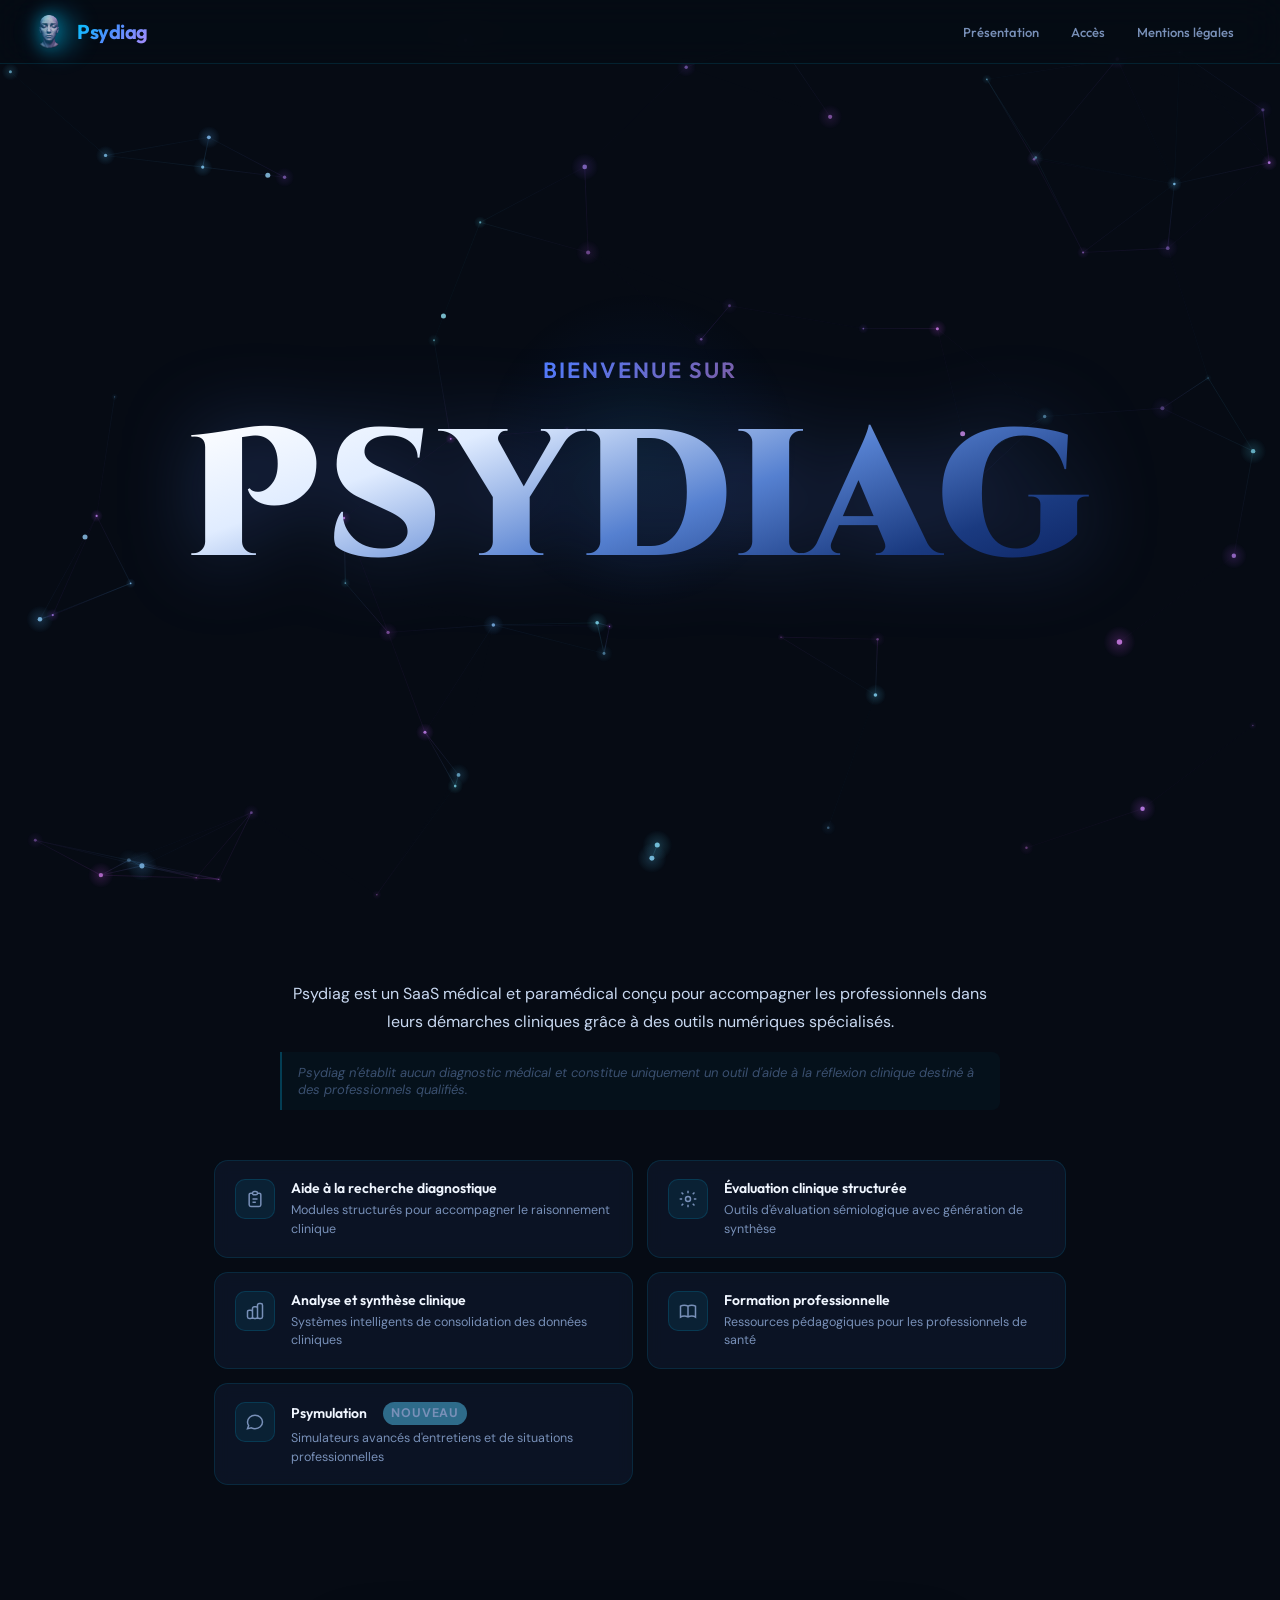
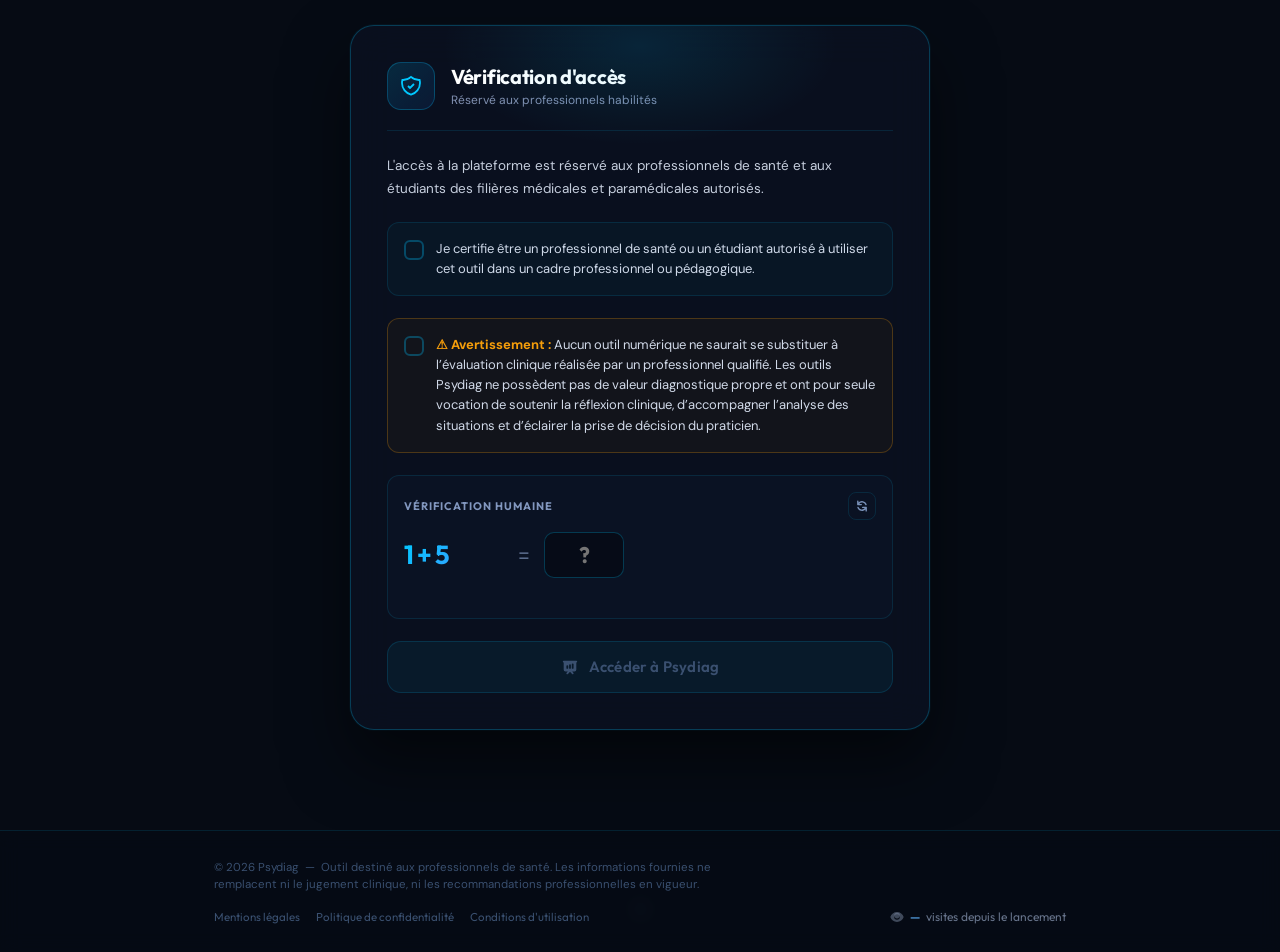
<file: index.html>
<!DOCTYPE html>
<html lang="fr">
<head>
  <meta charset="UTF-8" />
  <meta name="viewport" content="width=device-width, initial-scale=1.0" />
  <meta name="description" content="Psydiag — Suite d'outils cliniques pour professionnels de santé mentale." />
  <title>Psydiag — Portail d'accès professionnel</title>
  <link rel="stylesheet" href="css/landing.css" />
  <link href="https://fonts.googleapis.com/css2?family=Bodoni+Moda:ital,opsz,wght@0,6..96,400;0,6..96,700;0,6..96,900;1,6..96,400&family=Cormorant+Garamond:ital,wght@0,300;0,600;0,700;1,300;1,400&family=Outfit:wght@300;400;500;600;700;800&family=DM+Sans:wght@300;400;500&family=Cinzel+Decorative:wght@700;900&display=swap" rel="stylesheet" />
</head>
<body>

  <!-- ═══════════════════════════════════════════════
       CANVAS — Réseau neuronal animé
  ════════════════════════════════════════════════ -->
  <canvas id="neuroCanvas" aria-hidden="true"></canvas>

  <!-- Halo suivant le curseur -->
  <div id="cursorHalo" aria-hidden="true"></div>

  <!-- ═══════════════════════════════════════════════
       PAGE WRAPPER
  ════════════════════════════════════════════════ -->
  <div class="landing-page" id="landingPage">

    <!-- ── HEADER ────────────────────────────────── -->
    <header class="lp-header" role="banner">
      <div class="lp-logo-wrap" aria-label="Psydiag">
        <div class="lp-logo-glow" aria-hidden="true"></div>
        <img src="assets/logo.webp" class="lp-logo-img" alt="Logo Psydiag" />
        <span class="lp-logo-name">Psydiag</span>
      </div>
      <nav class="lp-header-nav" aria-label="Navigation principale">
        <a href="#presentation" class="lp-nav-link">Présentation</a>
        <a href="#acces" class="lp-nav-link">Accès</a>
        <a href="#footer" class="lp-nav-link">Mentions légales</a>
      </nav>
    </header>

    <!-- ── HERO ──────────────────────────────────── -->
    <section class="lp-hero" aria-labelledby="heroTitle">
      <div class="lp-hero-content">

        <!-- Titre principal -->
        <p class="lp-welcome">Bienvenue sur</p>
        <h1 class="lp-title" id="heroTitle">
          <span class="lp-title-accent" data-text="Psydiag">Psydiag</span>
        </h1>

        <!-- Sous-titre -->


      </div>
    </section>

    <!-- ── PRÉSENTATION ───────────────────────────── -->
    <section class="lp-presentation" id="presentation" aria-labelledby="presTitle">
      <div class="lp-container">

        <div class="lp-pres-text">
          <p class="lp-pres-lead">
            Psydiag est un SaaS médical et paramédical conçu pour accompagner les professionnels
            dans leurs démarches cliniques grâce à des outils numériques spécialisés.
          </p>
          <p class="lp-pres-disclaimer">
            Psydiag n'établit aucun diagnostic médical et constitue uniquement un outil d'aide
            à la réflexion clinique destiné à des professionnels qualifiés.
          </p>
        </div>

        <ul class="lp-features" role="list">
          <li class="lp-feature-item">
            <span class="lp-feature-icon" aria-hidden="true">
              <svg viewBox="0 0 24 24" fill="none" stroke="currentColor" stroke-width="1.8"><path d="M9 5H7a2 2 0 00-2 2v12a2 2 0 002 2h10a2 2 0 002-2V7a2 2 0 00-2-2h-2M9 5a2 2 0 002 2h2a2 2 0 002-2M9 5a2 2 0 012-2h2a2 2 0 012 2"/><path d="M9 12h6M9 16h4"/></svg>
            </span>
            <div>
              <strong>Aide à la recherche diagnostique</strong>
              <span>Modules structurés pour accompagner le raisonnement clinique</span>
            </div>
          </li>
          <li class="lp-feature-item">
            <span class="lp-feature-icon" aria-hidden="true">
              <svg viewBox="0 0 24 24" fill="none" stroke="currentColor" stroke-width="1.8"><circle cx="12" cy="12" r="3"/><path d="M12 2v3M12 19v3M4.22 4.22l2.12 2.12M17.66 17.66l2.12 2.12M2 12h3M19 12h3M4.22 19.78l2.12-2.12M17.66 6.34l2.12-2.12"/></svg>
            </span>
            <div>
              <strong>Évaluation clinique structurée</strong>
              <span>Outils d'évaluation sémiologique avec génération de synthèse</span>
            </div>
          </li>
          <li class="lp-feature-item">
            <span class="lp-feature-icon" aria-hidden="true">
              <svg viewBox="0 0 24 24" fill="none" stroke="currentColor" stroke-width="1.8"><path d="M9 19v-6a2 2 0 00-2-2H5a2 2 0 00-2 2v6a2 2 0 002 2h2a2 2 0 002-2zm0 0V9a2 2 0 012-2h2a2 2 0 012 2v10m-6 0a2 2 0 002 2h2a2 2 0 002-2m0 0V5a2 2 0 012-2h2a2 2 0 012 2v14a2 2 0 01-2 2h-2a2 2 0 01-2-2z"/></svg>
            </span>
            <div>
              <strong>Analyse et synthèse clinique</strong>
              <span>Systèmes intelligents de consolidation des données cliniques</span>
            </div>
          </li>
          <li class="lp-feature-item">
            <span class="lp-feature-icon" aria-hidden="true">
              <svg viewBox="0 0 24 24" fill="none" stroke="currentColor" stroke-width="1.8"><path d="M12 6.253v13m0-13C10.832 5.477 9.246 5 7.5 5S4.168 5.477 3 6.253v13C4.168 18.477 5.754 18 7.5 18s3.332.477 4.5 1.253m0-13C13.168 5.477 14.754 5 16.5 5c1.747 0 3.332.477 4.5 1.253v13C19.832 18.477 18.247 18 16.5 18c-1.746 0-3.332.477-4.5 1.253"/></svg>
            </span>
            <div>
              <strong>Formation professionnelle</strong>
              <span>Ressources pédagogiques pour les professionnels de santé</span>
            </div>
          </li>
          <li class="lp-feature-item">
            <a href="./simulateurs/simulations.html" class="lp-feature-link" aria-label="Accéder à Psymulation — Simulateurs cliniques">
              <span class="lp-feature-icon" aria-hidden="true">
                <svg viewBox="0 0 24 24" fill="none" stroke="currentColor" stroke-width="1.8"><path d="M8 12h.01M12 12h.01M16 12h.01M21 12c0 4.418-4.03 8-9 8a9.863 9.863 0 01-4.255-.949L3 20l1.395-3.72C3.512 15.042 3 13.574 3 12c0-4.418 4.03-8 9-8s9 3.582 9 8z"/></svg>
              </span>
              <div>
                <strong>Psymulation <span class="lp-new-badge">Nouveau</span></strong>
                <span>Simulateurs avancés d'entretiens et de situations professionnelles</span>
              </div>
            </a>
          </li>
        </ul>

      </div>
    </section>

    <!-- ── CARTE DE VÉRIFICATION ──────────────────── -->
    <section class="lp-access-section" id="acces" aria-labelledby="accessTitle">
      <div class="lp-container">

        <div class="lp-access-card" role="main">
          <!-- Lueur de fond -->
          <div class="lp-card-glow" aria-hidden="true"></div>

          <!-- En-tête carte -->
          <div class="lp-card-header">
            <div class="lp-card-icon" aria-hidden="true">
              <svg viewBox="0 0 24 24" fill="none" stroke="currentColor" stroke-width="1.8"><path d="M9 12l2 2 4-4m5.618-4.016A11.955 11.955 0 0112 2.944a11.955 11.955 0 01-8.618 3.04A12.02 12.02 0 003 9c0 5.591 3.824 10.29 9 11.622 5.176-1.332 9-6.03 9-11.622 0-1.042-.133-2.052-.382-3.016z"/></svg>
            </div>
            <div>
              <h2 class="lp-card-title" id="accessTitle">Vérification d'accès</h2>
              <p class="lp-card-subtitle">Réservé aux professionnels habilités</p>
            </div>
          </div>

          <!-- Corps carte -->
          <div class="lp-card-body">
            <p class="lp-card-text">
              L'accès à la plateforme est réservé aux professionnels de santé et aux étudiants
              des filières médicales et paramédicales autorisés.
            </p>

            <!-- Checkbox -->
            <div class="lp-check-wrap">
              <label class="lp-checkbox-label" for="professionalCheck">
                <input
                  type="checkbox"
                  id="professionalCheck"
                  class="lp-checkbox"
                  aria-required="true"
                  onchange="updateAccessButton()"
                />
                <span class="lp-custom-check" aria-hidden="true">
                  <svg viewBox="0 0 12 12" fill="none"><path d="M2 6l3 3 5-5" stroke="currentColor" stroke-width="1.8" stroke-linecap="round" stroke-linejoin="round"/></svg>
                </span>
                <span class="lp-check-text">
                  Je certifie être un professionnel de santé ou un étudiant autorisé à utiliser
                  cet outil dans un cadre professionnel ou pédagogique.
                </span>
              </label>
            </div>

            <!-- Checkbox 2 : avertissement clinique -->
            <div class="lp-check-wrap lp-check-warn">
              <label class="lp-checkbox-label" for="disclaimerCheck">
                <input
                  type="checkbox"
                  id="disclaimerCheck"
                  class="lp-checkbox"
                  aria-required="true"
                  onchange="updateAccessButton()"
                />
                <span class="lp-custom-check" aria-hidden="true">
                  <svg viewBox="0 0 12 12" fill="none"><path d="M2 6l3 3 5-5" stroke="currentColor" stroke-width="1.8" stroke-linecap="round" stroke-linejoin="round"/></svg>
                </span>
                <span class="lp-check-text lp-check-text-warn">
                  <strong>⚠ Avertissement :</strong> Aucun outil numérique ne saurait se substituer à l’évaluation clinique réalisée par un professionnel qualifié. Les outils Psydiag ne possèdent pas de valeur diagnostique propre et ont pour seule vocation de soutenir la réflexion clinique, d’accompagner l’analyse des situations et d’éclairer la prise de décision du praticien.
                </span>
              </label>
            </div>

            <!-- CAPTCHA -->
            <div class="lp-captcha-wrap" role="group" aria-labelledby="captchaLabel">
              <div class="lp-captcha-header">
                <span id="captchaLabel" class="lp-captcha-label">Vérification humaine</span>
                <button
                  type="button"
                  class="lp-captcha-refresh"
                  id="captchaRefresh"
                  onclick="refreshCaptcha()"
                  aria-label="Renouveler le CAPTCHA"
                  title="Renouveler"
                >
                  <svg viewBox="0 0 20 20" fill="currentColor" aria-hidden="true"><path fill-rule="evenodd" d="M4 2a1 1 0 011 1v2.101a7.002 7.002 0 0111.601 2.566 1 1 0 11-1.885.666A5.002 5.002 0 005.999 7H9a1 1 0 010 2H4a1 1 0 01-1-1V3a1 1 0 011-1zm.008 9.057a1 1 0 011.276.61A5.002 5.002 0 0014.001 13H11a1 1 0 110-2h5a1 1 0 011 1v5a1 1 0 11-2 0v-2.101a7.002 7.002 0 01-11.601-2.566 1 1 0 01.61-1.276z" clip-rule="evenodd"/></svg>
                </button>
              </div>
              <div class="lp-captcha-box">
                <span class="lp-captcha-question" id="captchaQuestion" aria-live="polite">
                  <!-- Généré par JS -->
                </span>
                <span class="lp-captcha-eq">=</span>
                <input
                  type="number"
                  id="captchaAnswer"
                  class="lp-captcha-input"
                  placeholder="?"
                  aria-label="Réponse au calcul de vérification"
                  oninput="updateAccessButton()"
                  autocomplete="off"
                />
              </div>
              <p class="lp-captcha-hint" id="captchaHint" aria-live="polite"></p>
            </div>

            <!-- Bouton accès -->
            <button
              type="button"
              class="lp-access-btn"
              id="accessBtn"
              disabled
              aria-disabled="true"
              onclick="handleAccess()"
            >
              <span class="lp-btn-glow" aria-hidden="true"></span>
              <svg class="lp-btn-icon" viewBox="0 0 20 20" fill="currentColor" aria-hidden="true"><path fill-rule="evenodd" d="M3 3a1 1 0 000 2v8a2 2 0 002 2h2.586l-1.293 1.293a1 1 0 101.414 1.414L10 15.414l2.293 2.293a1 1 0 001.414-1.414L12.414 15H15a2 2 0 002-2V5a1 1 0 100-2H3zm11 4a1 1 0 10-2 0v4a1 1 0 102 0V7zm-3 1a1 1 0 10-2 0v3a1 1 0 102 0V8zM8 9a1 1 0 00-2 0v2a1 1 0 102 0V9z" clip-rule="evenodd"/></svg>
              Accéder à Psydiag
            </button>

          </div>
        </div>

      </div>
    </section>

    <!-- ── TRANSITION OVERLAY ─────────────────────── -->
    <div class="lp-transition-overlay" id="transitionOverlay" aria-hidden="true">
      <div class="lp-transition-halo"></div>
      <div class="lp-transition-text">
        <div class="lp-loader">
          <svg class="lp-spinner" viewBox="0 0 50 50" xmlns="http://www.w3.org/2000/svg">
            <circle class="lp-spinner-track" cx="25" cy="25" r="20" fill="none" stroke-width="4"/>
            <circle class="lp-spinner-arc"   cx="25" cy="25" r="20" fill="none" stroke-width="4"
                    stroke-dasharray="80 126" stroke-dashoffset="0"/>
          </svg>
        </div>
        <span>Psydiag</span>
      </div>
    </div>

    <!-- ── FOOTER ─────────────────────────────────── -->
    <footer class="lp-footer" id="footer" role="contentinfo">
      <div class="lp-container lp-footer-inner">
        <p class="lp-footer-copy">
          &copy; 2026 Psydiag &nbsp;—&nbsp;
          Outil destiné aux professionnels de santé. Les informations fournies ne remplacent
          ni le jugement clinique, ni les recommandations professionnelles en vigueur.
        </p>
        <nav class="lp-footer-links" aria-label="Liens légaux">
          <a href="#" class="lp-footer-link">Mentions légales</a>
          <a href="#" class="lp-footer-link">Politique de confidentialité</a>
          <a href="#" class="lp-footer-link">Conditions d'utilisation</a>
        </nav>
        <p class="lp-visitor-count" id="visitorCount">
          <svg width="14" height="14" viewBox="0 0 20 20" fill="currentColor" aria-hidden="true"><path d="M10 12a4 4 0 100-8 4 4 0 000 8z"/><path fill-rule="evenodd" d="M.458 10C1.732 5.943 5.522 3 10 3s8.268 2.943 9.542 7c-1.274 4.057-5.064 7-9.542 7S1.732 14.057.458 10zM14 10a4 4 0 11-8 0 4 4 0 018 0z" clip-rule="evenodd"/></svg>
          <span id="visitorCountValue">—</span> visites depuis le lancement
        </p>
      </div>
    </footer>

  </div><!-- /.landing-page -->

  <script src="js/landing.js"></script>

  <style>
    /* ── Psymulation — lien feature actif ── */
    .lp-feature-link {
      display: flex;
      align-items: flex-start;
      gap: inherit;
      text-decoration: none;
      color: inherit;
      width: 100%;
      transition: opacity 0.2s ease;
    }
    .lp-feature-link:hover { opacity: 0.8; }
    .lp-feature-link:hover strong { text-decoration: underline; }

    .lp-new-badge {
      display: inline-block;
      font-size: 0.62rem;
      font-weight: 700;
      letter-spacing: .07em;
      text-transform: uppercase;
      padding: 2px 8px;
      border-radius: 20px;
      background: #2E6B8A;
      color: #fff;
      margin-left: 8px;
      vertical-align: middle;
    }
  </style>

<script>
(function() {
  var titleEl = document.querySelector('.lp-title-accent');
  if (!titleEl) return;
  titleEl.style.fontFamily = "'Elephant', 'Cinzel Decorative', serif";
})();
</script>

<script>
(function() {
  var el = document.getElementById('visitorCountValue');
  if (!el) return;
  var NAMESPACE = 'psydiag-app';
  var KEY = 'landing-visits';
  fetch('https://api.countapi.xyz/hit/' + NAMESPACE + '/' + KEY)
    .then(function(r) { return r.json(); })
    .then(function(data) {
      if (data && typeof data.value === 'number') {
        el.textContent = data.value.toLocaleString('fr-FR');
      } else {
        el.textContent = '—';
      }
    })
    .catch(function() {
      el.textContent = '—';
    });
})();
</script>
</body>
</html>
</file>
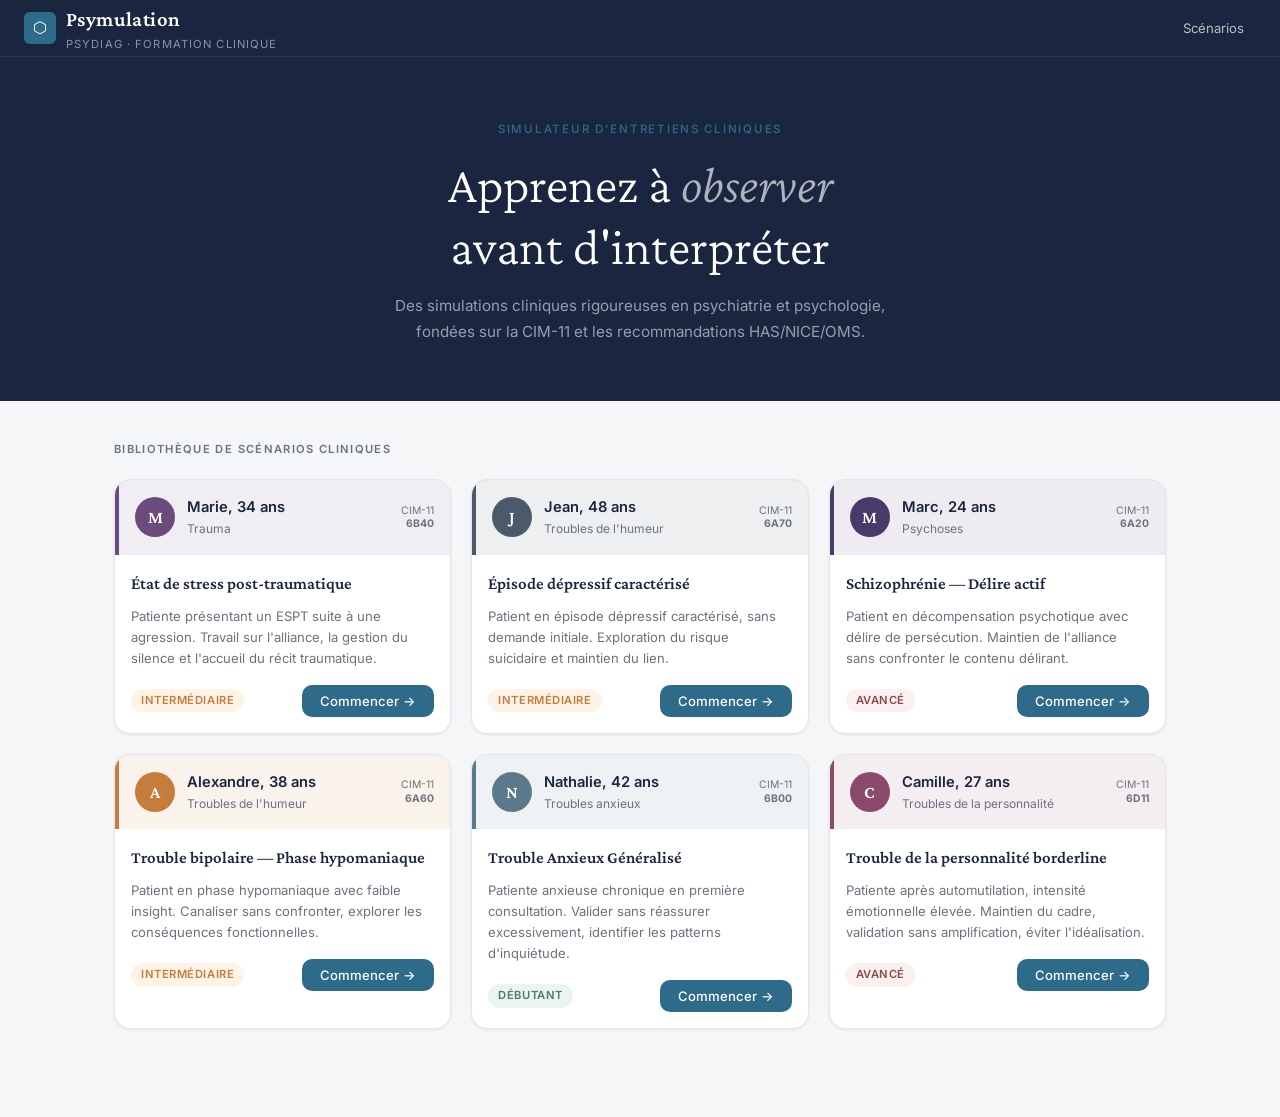
<file: simulateurs/simulations.html>
<!DOCTYPE html>
<html lang="fr">
<head>
  <meta charset="UTF-8">
  <meta name="viewport" content="width=device-width, initial-scale=1.0">
  <title>Psymulation — Psydiag</title>
  <link rel="stylesheet" href="simulations.css">
</head>
<body>
<div id="app">

  <header class="app-header">
    <a class="header-brand" href="#" id="btn-home">
      <div class="header-logo">⬡</div>
      <div>
        <div class="header-wordmark">Psymulation</div>
        <div class="header-sub">Psydiag · Formation clinique</div>
      </div>
    </a>
    <nav class="header-nav">
      <button class="header-nav-btn" id="btn-nav-home">Scénarios</button>
    </nav>
  </header>

  <div id="loading-overlay" hidden>
    <div class="spinner"></div>
  </div>
  <div id="error-banner" hidden></div>

  <!-- VUE ACCUEIL -->
  <main id="view-home" class="view">
    <section class="home-hero">
      <p class="hero-eyebrow">Simulateur d'entretiens cliniques</p>
      <h1 class="hero-title">Apprenez à <em>observer</em><br>avant d'interpréter</h1>
      <p class="hero-sub">Des simulations cliniques rigoureuses en psychiatrie et psychologie, fondées sur la CIM-11 et les recommandations HAS/NICE/OMS.</p>
    </section>
    <div class="home-body">
      <p class="section-label">Bibliothèque de scénarios cliniques</p>
      <div id="catalogue-grid" class="catalogue-grid"></div>
    </div>
  </main>

  <!-- VUE SIMULATION -->
  <div id="view-simulation" class="view" hidden>
    <aside class="sim-sidebar">
      <div class="sidebar-patient" id="sim-patient-info"></div>
      <div class="barometer-section">
        <div class="barometer-title">Alliance thérapeutique</div>
        <div class="barometer-track">
          <div id="barometer-fill"></div>
        </div>
        <div id="barometer-label">—</div>
      </div>
      <div class="scoring-section">
        <div class="scoring-title">Compétences</div>
        <div id="mini-bars-container"></div>
      </div>
    </aside>
    <section class="sim-main">
      <div class="sim-top-bar">
        <div class="progress-track"><div id="sim-progress-bar" style="width:0%"></div></div>
        <span class="progress-label" id="progress-text">Début</span>
      </div>
      <div class="sim-content">
        <div class="step-header">
          <span id="step-title"></span>
          <span id="step-emotion" class="emotion-indicator"></span>
        </div>
        <div id="step-context"></div>
        <div id="step-dialogue" class="dialogue-bubble"></div>
        <p class="choices-label">Votre intervention</p>
        <div id="step-choices"></div>
        <div id="step-feedback" hidden></div>
      </div>
    </section>
  </div>

  <!-- VUE RAPPORT -->
  <div id="view-report" class="view" hidden>
    <div id="report-content" style="max-width:1000px;margin:0 auto;padding:32px 24px;"></div>
  </div>

</div>

<style>
/* Correction critique : hidden doit primer sur display:flex du CSS */
[hidden] { display: none !important; }

/* Bouton Continuer */
.btn-continuer {
  display: block;
  margin-top: 16px;
  padding: 12px 32px;
  background: var(--color-primary);
  color: white;
  border: none;
  border-radius: var(--radius-md);
  font-family: var(--font-body);
  font-size: 0.92rem;
  font-weight: 600;
  cursor: pointer;
  transition: background 0.2s ease;
  letter-spacing: .02em;
}
.btn-continuer:hover { background: #245872; }

.dim-card { background:var(--color-bg);border-radius:var(--radius-sm);padding:10px 12px; }
.dim-card strong { display:block;font-size:.78rem;font-weight:600;margin-bottom:2px; }
.dim-card span { font-size:.7rem;color:var(--color-text-muted); }
.mini-bar-row { margin-bottom:10px; }
.mini-bar-header { display:flex;justify-content:space-between;margin-bottom:3px; }
.mini-bar-name { font-size:.67rem;color:rgba(255,255,255,.55); }
.mini-bar-val { font-size:.67rem;color:rgba(255,255,255,.4); }
.mini-bar-track { height:3px;background:rgba(255,255,255,.1);border-radius:2px;overflow:hidden; }
.mini-bar-fill { height:100%;border-radius:2px;transition:width .5s ease; }
</style>

<script>
'use strict';

/* ═══════════════════════════════════════════════
   CATALOGUE
═══════════════════════════════════════════════ */
var CATALOGUE = [
  {
    id: 'ptsd',
    path: './data/ptsd.json',
    titre: 'État de stress post-traumatique',
    patient: 'Marie, 34 ans',
    categorie: 'Trauma',
    difficulte: 'intermediaire',
    cim11: '6B40',
    description: "Patiente présentant un ESPT suite à une agression. Travail sur l'alliance, la gestion du silence et l'accueil du récit traumatique.",
    couleur: '#6B4A7C'
  },
  {
    id: 'depression',
    path: './data/depression.json',
    titre: 'Épisode dépressif caractérisé',
    patient: 'Jean, 48 ans',
    categorie: "Troubles de l'humeur",
    difficulte: 'intermediaire',
    cim11: '6A70',
    description: "Patient en épisode dépressif caractérisé, sans demande initiale. Exploration du risque suicidaire et maintien du lien.",
    couleur: '#4A5A6B'
  },
  {
    id: 'schizophrenie',
    path: './data/schizophrenie.json',
    titre: 'Schizophrénie — Délire actif',
    patient: 'Marc, 24 ans',
    categorie: 'Psychoses',
    difficulte: 'avance',
    cim11: '6A20',
    description: "Patient en décompensation psychotique avec délire de persécution. Maintien de l'alliance sans confronter le contenu délirant.",
    couleur: '#4A3A6B'
  },
  {
    id: 'hypomanie',
    path: './data/hypomanie.json',
    titre: 'Trouble bipolaire — Phase hypomaniaque',
    patient: 'Alexandre, 38 ans',
    categorie: "Troubles de l'humeur",
    difficulte: 'intermediaire',
    cim11: '6A60',
    description: "Patient en phase hypomaniaque avec faible insight. Canaliser sans confronter, explorer les conséquences fonctionnelles.",
    couleur: '#C67C3A'
  },
  {
    id: 'tag',
    path: './data/tag.json',
    titre: 'Trouble Anxieux Généralisé',
    patient: 'Nathalie, 42 ans',
    categorie: 'Troubles anxieux',
    difficulte: 'debutant',
    cim11: '6B00',
    description: "Patiente anxieuse chronique en première consultation. Valider sans réassurer excessivement, identifier les patterns d'inquiétude.",
    couleur: '#5A7A8A'
  },
  {
    id: 'borderline',
    path: './data/borderline.json',
    titre: 'Trouble de la personnalité borderline',
    patient: 'Camille, 27 ans',
    categorie: 'Troubles de la personnalité',
    difficulte: 'avance',
    cim11: '6D11',
    description: "Patiente après automutilation, intensité émotionnelle élevée. Maintien du cadre, validation sans amplification, éviter l'idéalisation.",
    couleur: '#8B4A6B'
  }
];

/* ═══════════════════════════════════════════════
   STATE
═══════════════════════════════════════════════ */
var state = {
  scenario: null,
  currentStepId: null,
  history: [],
  scores: {},
  initialScores: {},
  dimensions: [],
  startTime: null,
  currentScenarioId: null,
  finished: false
};

/* ═══════════════════════════════════════════════
   DOM HELPERS
═══════════════════════════════════════════════ */
function $(id) { return document.getElementById(id); }

function showView(v) {
  ['home','simulation','report'].forEach(function(name) {
    var el = $('view-' + name);
    if (el) el.hidden = (name !== v);
  });
}

function showLoading(on) {
  var el = $('loading-overlay');
  if (el) el.hidden = !on;
}

/* ═══════════════════════════════════════════════
   CATALOGUE RENDER
═══════════════════════════════════════════════ */
function renderCatalogue() {
  var grid = $('catalogue-grid');
  if (!grid) return;
  var diffLabels = { debutant:'Débutant', intermediaire:'Intermédiaire', avance:'Avancé' };
  grid.innerHTML = CATALOGUE.map(function(s) {
    return '<div class="scenario-card">' +
      '<div class="sc-header" style="background:' + s.couleur + '18;border-left:4px solid ' + s.couleur + '">' +
        '<div class="sc-avatar" style="background:' + s.couleur + '">' + s.patient.charAt(0) + '</div>' +
        '<div><div class="sc-patient">' + s.patient + '</div><div class="sc-categorie">' + s.categorie + '</div></div>' +
        '<div class="sc-cim">CIM-11<br><strong>' + s.cim11 + '</strong></div>' +
      '</div>' +
      '<div class="sc-body">' +
        '<h3 class="sc-titre">' + s.titre + '</h3>' +
        '<p class="sc-desc">' + s.description + '</p>' +
        '<div class="sc-footer">' +
          '<span class="sc-diff diff-' + s.difficulte + '">' + (diffLabels[s.difficulte] || s.difficulte) + '</span>' +
          '<button class="btn-start" data-id="' + s.id + '">Commencer →</button>' +
        '</div>' +
      '</div>' +
    '</div>';
  }).join('');

  grid.querySelectorAll('.btn-start').forEach(function(btn) {
    btn.addEventListener('click', function() { startScenario(btn.getAttribute('data-id')); });
  });
}

/* ═══════════════════════════════════════════════
   SCENARIO LOAD
═══════════════════════════════════════════════ */
function startScenario(id) {
  var meta = CATALOGUE.filter(function(s){ return s.id === id; })[0];
  if (!meta) return;
  showLoading(true);

  fetch(meta.path)
    .then(function(r) {
      if (!r.ok) throw new Error('HTTP ' + r.status + ' — ' + meta.path);
      return r.json();
    })
    .then(function(scenario) {
      state.scenario = scenario;
      state.currentScenarioId = id;
      state.history = [];
      state.finished = false;
      state.startTime = Date.now();

      // Init scores
      state.dimensions = scenario.scoring.dimensions;
      state.scores = Object.assign({}, scenario.scoring.depart);
      state.initialScores = Object.assign({}, scenario.scoring.depart);
      state.currentStepId = scenario.etapes[0].id;

      showLoading(false);
      showView('simulation');
      renderStep(getStep(scenario.etapes[0].id));
    })
    .catch(function(err) {
      showLoading(false);
      var eb = $('error-banner');
      if (eb) { eb.textContent = 'Erreur : ' + err.message; eb.hidden = false; }
      console.error(err);
    });
}

function getStep(id) {
  if (!state.scenario) return null;
  return state.scenario.etapes.filter(function(e){ return e.id === id; })[0] || null;
}

/* ═══════════════════════════════════════════════
   STEP RENDER
═══════════════════════════════════════════════ */
function renderStep(step) {
  if (!step) return;
  var sc = state.scenario;
  var total = sc.etapes.length;
  var done = state.history.length;
  var pct = Math.round(done / total * 100);

  // Progress
  var pb = $('sim-progress-bar');
  if (pb) pb.style.width = pct + '%';
  var pt = $('progress-text');
  if (pt) pt.textContent = done + ' / ' + total;

  // Patient info
  var pi = $('sim-patient-info');
  if (pi) pi.innerHTML =
    '<div class="patient-avatar" style="background:' + sc.patient.avatar_couleur + '">' + sc.patient.avatar_initiales + '</div>' +
    '<div><div class="sim-patient-name">' + sc.patient.prenom + ', ' + sc.patient.age + ' ans</div>' +
    '<div class="sim-scenario-title">' + sc.meta.titre + '</div></div>';

  updateBarometer();
  renderMiniScores();

  // Step header
  var t = $('step-title');
  if (t) t.textContent = 'Étape ' + (done + 1) + ' — ' + step.titre;

  var em = $('step-emotion');
  if (em) { em.textContent = step.indicateur_emotion; em.className = 'emotion-indicator emotion-' + step.emotion_patient; }

  var ctx = $('step-context');
  if (ctx) ctx.textContent = step.contexte_clinique;

  var dlg = $('step-dialogue');
  if (dlg) {
    if (step.dialogue_type === 'silence') {
      dlg.innerHTML = '<span class="silence-marker">[ silence ]</span>';
      dlg.className = 'dialogue-bubble dialogue-silence';
    } else {
      dlg.textContent = step.dialogue;
      dlg.className = 'dialogue-bubble';
    }
  }

  var choices = $('step-choices');
  if (choices) {
    choices.innerHTML = step.reponses.map(function(r) {
      return '<button class="choice-btn" data-id="' + r.id + '">' + (r.texte_display || r.texte) + '</button>';
    }).join('');
    choices.querySelectorAll('.choice-btn').forEach(function(btn) {
      btn.addEventListener('click', function() { handleChoice(btn.getAttribute('data-id')); });
    });
  }

  var fb = $('step-feedback');
  if (fb) fb.hidden = true;
}

/* ═══════════════════════════════════════════════
   CHOICE HANDLER
═══════════════════════════════════════════════ */
function handleChoice(choiceId) {
  var step = getStep(state.currentStepId);
  if (!step) return;
  var choice = step.reponses.filter(function(r){ return r.id === choiceId; })[0];
  if (!choice) return;

  // Disable buttons
  document.querySelectorAll('.choice-btn').forEach(function(btn) {
    btn.disabled = true;
    if (btn.getAttribute('data-id') === choiceId) btn.classList.add('choice-selected');
  });

  // Apply delta
  applyDelta(choice.delta);
  updateBarometer();
  renderMiniScores();

  // Record history
  state.history.push({ stepId: step.id, choiceId: choiceId, qualite: choice.qualite, delta: choice.delta });

  // Show feedback
  showFeedback(choice);

  // Rupture check
  if (state.scores.alliance <= (state.scenario.scoring.seuil_rupture_alliance || 5)) {
    showRuptureAlert();
    showContinueButton(function(){ showReport('echec'); });
    return;
  }

  // Navigate
  var nextId = choice.suite;
  if (nextId === 'FIN') {
    showContinueButton(function(){ showReport(computeFinReason()); });
  } else {
    var nextStep = getStep(nextId);
    if (!nextStep) {
      showContinueButton(function(){ showReport(computeFinReason()); });
    } else {
      state.currentStepId = nextId;
      showContinueButton(function(){ renderStep(nextStep); });
    }
  }
}

/* ═══════════════════════════════════════════════
   SCORING
═══════════════════════════════════════════════ */
function applyDelta(delta) {
  if (!delta) return;
  Object.keys(delta).forEach(function(dim) {
    if (dim in state.scores) {
      state.scores[dim] = Math.max(0, Math.min(100, state.scores[dim] + delta[dim]));
    }
  });
}

function getGlobalScore() {
  var dims = state.dimensions;
  if (!dims || !dims.length) return 50;
  var inverses = ['directivite'];
  var total = dims.reduce(function(sum, d) {
    var v = state.scores[d] || 0;
    return sum + (inverses.indexOf(d) >= 0 ? 100 - v : v);
  }, 0);
  return Math.round(total / dims.length);
}

function computeFinReason() {
  var score = getGlobalScore();
  var fins = state.scenario.fins;
  if (score >= fins.succes.seuil_score) return 'succes';
  if (score >= fins.partiel.seuil_score) return 'partiel';
  return 'echec';
}

function getLevel(score) {
  if (score >= 80) return { label:'Expert',        color:'#2E7D32' };
  if (score >= 65) return { label:'Confirmé',      color:'#4A7C6F' };
  if (score >= 45) return { label:'Intermédiaire', color:'#E65100' };
  return               { label:'Débutant',         color:'#8B4A4A' };
}

function getDimScores() {
  var inverses = ['directivite'];
  var out = {};
  state.dimensions.forEach(function(d) {
    var v = state.scores[d] || 0;
    out[d] = inverses.indexOf(d) >= 0 ? 100 - v : v;
  });
  return out;
}

/* ═══════════════════════════════════════════════
   BAROMETER & MINI SCORES
═══════════════════════════════════════════════ */
function updateBarometer() {
  var val = state.scores.alliance || 0;
  var fill = $('barometer-fill');
  var lbl = $('barometer-label');
  if (!fill) return;
  fill.style.height = val + '%';
  var color = val >= 70 ? '#4A7C6F' : val >= 45 ? '#2E6B8A' : val >= 20 ? '#E65100' : '#8B4A4A';
  fill.style.background = color;
  if (lbl) lbl.textContent = val >= 70 ? 'Alliance solide' : val >= 45 ? 'Alliance fragile' : val >= 20 ? 'Alliance précaire' : 'Alliance rompue';
}

function renderMiniScores() {
  var c = $('mini-bars-container');
  if (!c) return;
  var labels = { alliance:'Alliance', ecoute:'Écoute', validation:'Validation', exploration:'Exploration', rythme:'Rythme', directivite:'Non-directivité', silence:'Silence', securisation:'Sécurisation' };
  var ds = getDimScores();
  c.innerHTML = Object.keys(ds).map(function(dim) {
    var v = ds[dim];
    var color = v >= 70 ? '#4A7C6F' : v >= 45 ? '#5B9EC9' : v >= 25 ? '#E65100' : '#8B4A4A';
    return '<div class="mini-bar-row">' +
      '<div class="mini-bar-header"><span class="mini-bar-name">' + (labels[dim]||dim) + '</span><span class="mini-bar-val">' + v + '</span></div>' +
      '<div class="mini-bar-track"><div class="mini-bar-fill" style="width:' + v + '%;background:' + color + '"></div></div>' +
    '</div>';
  }).join('');
}

/* ═══════════════════════════════════════════════
   FEEDBACK
═══════════════════════════════════════════════ */
function showFeedback(choice) {
  var el = $('step-feedback');
  if (!el) return;
  var cfg = {
    excellent: { cls:'feedback-excellent', icon:'◈', label:'Excellent' },
    bien:      { cls:'feedback-bien',      icon:'◆', label:'Bien' },
    neutre:    { cls:'feedback-neutre',    icon:'◇', label:'Neutre' },
    maladroit: { cls:'feedback-maladroit', icon:'⚠', label:'Maladroit' },
    rupture:   { cls:'feedback-rupture',   icon:'⛔', label:'Rupture relationnelle' }
  }[choice.qualite] || { cls:'feedback-neutre', icon:'◇', label:'Neutre' };

  var deltas = Object.keys(choice.delta || {}).filter(function(k){ return choice.delta[k] !== 0; }).map(function(k) {
    var v = choice.delta[k]; var s = v > 0 ? '+' : ''; var c = v > 0 ? 'delta-pos' : 'delta-neg';
    return '<span class="delta-chip ' + c + '">' + k + ' ' + s + v + '</span>';
  }).join('');

  el.className = 'feedback-panel ' + cfg.cls;
  el.innerHTML = '<div class="feedback-header"><span class="feedback-icon">' + cfg.icon + '</span><span class="feedback-quality">' + cfg.label + '</span><div class="feedback-deltas">' + deltas + '</div></div><p class="feedback-text">' + choice.feedback + '</p>';
  el.hidden = false;
}


/* ═══════════════════════════════════════════════
   BOUTON CONTINUER
═══════════════════════════════════════════════ */
function showContinueButton(callback) {
  var fb = $('step-feedback');
  if (!fb) { callback(); return; }

  // Supprimer un éventuel bouton précédent
  var old = $('btn-continuer');
  if (old) old.remove();

  var btn = document.createElement('button');
  btn.id = 'btn-continuer';
  btn.className = 'btn-continuer';
  btn.textContent = 'Continuer →';
  btn.addEventListener('click', function() {
    btn.remove();
    callback();
  });
  fb.appendChild(btn);
}

function showRuptureAlert() {
  var ex = $('rupture-alert'); if (ex) ex.remove();
  var el = document.createElement('div');
  el.id = 'rupture-alert'; el.className = 'rupture-alert-banner';
  el.innerHTML = '⛔ <strong>Rupture relationnelle critique.</strong> L\'alliance thérapeutique est sévèrement compromise.';
  var vs = $('view-simulation'); if (vs) vs.prepend(el);
  setTimeout(function(){ el.remove(); }, 5000);
}

/* ═══════════════════════════════════════════════
   RAPPORT
═══════════════════════════════════════════════ */
function showReport(finReason) {
  var sc = state.scenario;
  var globalScore = getGlobalScore();
  var ds = getDimScores();
  var level = getLevel(globalScore);
  var finMsg = sc.fins[finReason] || {};
  var duration = Math.round((Date.now() - state.startTime) / 1000);
  var finColors = { succes:'#2E7D32', partiel:'#E65100', echec:'#8B4A4A' };
  var finColor = finColors[finReason] || '#333';

  var dimLabels = { alliance:'Alliance thérapeutique', ecoute:'Écoute active', validation:'Validation émotionnelle', exploration:'Exploration clinique', rythme:'Respect du rythme', directivite:'Non-directivité', silence:'Gestion du silence', securisation:'Sécurisation' };

  // Radar SVG
  var radarData = state.dimensions.map(function(d) { return { dim:d, label: dimLabels[d]||d, value: ds[d]||0 }; });
  var radarSVG = buildRadarSVG(radarData);

  // Barres
  var barsHTML = Object.keys(ds).map(function(dim) {
    var v = ds[dim]; var color = v >= 70 ? '#4A7C6F' : v >= 45 ? '#2E6B8A' : '#8B4A4A';
    return '<div class="dim-bar-row"><span class="dim-label">' + (dimLabels[dim]||dim) + '</span><div class="dim-bar-track"><div class="dim-bar-fill" style="width:' + v + '%;background:' + color + '"></div></div><span class="dim-score" style="color:' + color + '">' + v + '</span></div>';
  }).join('');

  // Insights
  var sorted = Object.keys(ds).sort(function(a,b){ return ds[b]-ds[a]; });
  var forces = sorted.slice(0,3).filter(function(k){ return ds[k]>=55; }).map(function(k){ return '<span class="tag tag-force">' + (dimLabels[k]||k) + '</span>'; }).join('');
  var axes = sorted.slice(-3).filter(function(k){ return ds[k]<60; }).map(function(k){ return '<span class="tag tag-axe">' + (dimLabels[k]||k) + '</span>'; }).join('');

  // Historique
  var histRows = state.history.map(function(h, i) {
    var step = sc.etapes.filter(function(e){ return e.id===h.stepId; })[0];
    var choice = step ? step.reponses.filter(function(r){ return r.id===h.choiceId; })[0] : null;
    var qcls = { excellent:'q-excellent', bien:'q-bien', neutre:'q-neutre', maladroit:'q-maladroit', rupture:'q-rupture' }[h.qualite]||'q-neutre';
    var qlabel = { excellent:'Excellent', bien:'Bien', neutre:'Neutre', maladroit:'Maladroit', rupture:'Rupture' }[h.qualite]||h.qualite;
    var deltaStr = Object.keys(h.delta||{}).map(function(k){ var v=h.delta[k]; return k+':'+(v>0?'+':'')+v; }).join(' ');
    return '<tr><td class="hist-num">'+(i+1)+'</td><td class="hist-step">'+(step?step.titre:h.stepId)+'</td><td class="hist-choice">'+(choice?choice.texte:h.choiceId)+'</td><td><span class="qualite-badge '+qcls+'">'+qlabel+'</span></td><td class="hist-delta">'+deltaStr+'</td></tr>';
  }).join('');

  var m = Math.floor(duration/60), s = duration%60;
  var durStr = m+'min '+s+'s';

  var levelIcons = { Expert:'◈', Confirmé:'◆', Intermédiaire:'◇', Débutant:'○' };

  var html = '<div class="report-container">' +
    '<div class="report-header">' +
      '<div class="report-patient">' +
        '<div class="patient-avatar-lg" style="background:'+sc.patient.avatar_couleur+'">'+sc.patient.avatar_initiales+'</div>' +
        '<div><div class="report-patient-name">'+sc.patient.prenom+', '+sc.patient.age+' ans</div>' +
        '<div class="report-scenario-title">'+sc.meta.titre+'</div>' +
        '<div class="report-meta">CIM-11 : '+sc.meta.reference_cim11+' · Durée : '+durStr+'</div></div>' +
      '</div>' +
      '<div class="report-verdict" style="border-left:4px solid '+finColor+'">' +
        '<div class="verdict-label">Issue de la simulation</div>' +
        '<div class="verdict-title" style="color:'+finColor+'">'+(finMsg.titre||finReason)+'</div>' +
        '<div class="verdict-message">'+(finMsg.message||'')+'</div>' +
      '</div>' +
    '</div>' +
    '<div class="report-scores-row">' +
      '<div class="score-global-card">' +
        '<div class="score-number">'+globalScore+'</div>' +
        '<div class="score-label">Score global / 100</div>' +
        '<div class="score-progress"><div class="score-bar" style="width:'+globalScore+'%;background:'+level.color+'"></div></div>' +
      '</div>' +
      '<div class="level-card" style="border-color:'+level.color+'">' +
        '<div class="level-icon">'+(levelIcons[level.label]||'○')+'</div>' +
        '<div class="level-label" style="color:'+level.color+'">'+level.label+'</div>' +
      '</div>' +
    '</div>' +
    '<div class="report-visual-row">' +
      '<div class="radar-card"><h3 class="card-title">Radar des compétences</h3>'+radarSVG+'</div>' +
      '<div class="bars-card"><h3 class="card-title">Scores par dimension</h3>'+barsHTML+'</div>' +
    '</div>' +
    '<div class="report-insights-row">' +
      '<div class="insight-card"><h3 class="card-title">✦ Points forts</h3><div class="tags-container">'+(forces||'<em>—</em>')+'</div></div>' +
      '<div class="insight-card"><h3 class="card-title">◈ Axes de progression</h3><div class="tags-container">'+(axes||'<em>—</em>')+'</div></div>' +
    '</div>' +
    '<div class="report-objectives-card">' +
      '<h3 class="card-title">Objectifs pédagogiques</h3>' +
      '<ul class="objectives-list">'+((sc.objectifs_pedagogiques||[]).map(function(o){ return '<li>'+o+'</li>'; }).join(''))+'</ul>' +
      '<h4 class="card-subtitle">Pièges relationnels identifiés</h4>' +
      '<ul class="traps-list">'+((sc.pieges_relationnels||[]).map(function(p){ return '<li>⚠ '+p+'</li>'; }).join(''))+'</ul>' +
    '</div>' +
    '<div class="report-history-card">' +
      '<h3 class="card-title">Détail des interventions</h3>' +
      '<table class="history-table"><thead><tr><th>#</th><th>Étape</th><th>Intervention</th><th>Qualité</th><th>Impact</th></tr></thead><tbody>'+histRows+'</tbody></table>' +
    '</div>' +
    '<div class="report-actions">' +
      '<button class="btn-report btn-retry" id="btn-report-retry">↺ Recommencer</button>' +
      '<button class="btn-report btn-home" id="btn-report-home">← Choisir un scénario</button>' +
    '</div>' +
  '</div>';

  var rc = $('report-content');
  if (rc) rc.innerHTML = html;

  showView('report');
  window.scrollTo({ top:0, behavior:'smooth' });

  // Bind report buttons
  var br = $('btn-report-retry');
  if (br) br.addEventListener('click', function(){ if (state.currentScenarioId) startScenario(state.currentScenarioId); });
  var bh = $('btn-report-home');
  if (bh) bh.addEventListener('click', function(){ showView('home'); });
}

/* ═══════════════════════════════════════════════
   RADAR SVG
═══════════════════════════════════════════════ */
function buildRadarSVG(radarData) {
  var cx=160, cy=160, r=110, n=radarData.length, levels=4;
  var grid='', axes='', labels='';
  for (var l=1; l<=levels; l++) {
    var fr=r*l/levels;
    var gpts=radarData.map(function(_,i){ var a=i*2*Math.PI/n-Math.PI/2; return (cx+fr*Math.cos(a))+','+(cy+fr*Math.sin(a)); }).join(' ');
    grid+='<polygon points="'+gpts+'" fill="none" stroke="#dde2ea" stroke-width="1"/>';
  }
  radarData.forEach(function(d,i) {
    var a=i*2*Math.PI/n-Math.PI/2;
    axes+='<line x1="'+cx+'" y1="'+cy+'" x2="'+(cx+r*Math.cos(a))+'" y2="'+(cy+r*Math.sin(a))+'" stroke="#dde2ea" stroke-width="1"/>';
    var lx=cx+(r+22)*Math.cos(a), ly=cy+(r+22)*Math.sin(a);
    labels+='<text x="'+lx+'" y="'+ly+'" text-anchor="middle" dominant-baseline="middle" font-size="10" fill="#4a5568" font-family="Inter,sans-serif">'+d.label+'</text>';
  });
  var pts=radarData.map(function(d,i){ var a=i*2*Math.PI/n-Math.PI/2, fr=r*d.value/100; return (cx+fr*Math.cos(a))+','+(cy+fr*Math.sin(a)); }).join(' ');
  var dots=radarData.map(function(d,i){ var a=i*2*Math.PI/n-Math.PI/2, fr=r*d.value/100; return '<circle cx="'+(cx+fr*Math.cos(a))+'" cy="'+(cy+fr*Math.sin(a))+'" r="4" fill="#2E6B8A" stroke="white" stroke-width="1.5"/>'; }).join('');
  return '<svg viewBox="0 0 320 320" xmlns="http://www.w3.org/2000/svg" style="width:100%;max-width:320px;display:block;margin:auto">'+grid+axes+'<polygon points="'+pts+'" fill="rgba(46,107,138,0.2)" stroke="#2E6B8A" stroke-width="2.5" stroke-linejoin="round"/>'+dots+labels+'</svg>';
}

/* ═══════════════════════════════════════════════
   INIT
═══════════════════════════════════════════════ */
document.addEventListener('DOMContentLoaded', function() {
  // Init step state from first step of any scenario (will be set on load)
  state.currentStepId = null;

  renderCatalogue();
  showView('home');

  $('btn-home').addEventListener('click', function(e){ e.preventDefault(); showView('home'); });
  $('btn-nav-home').addEventListener('click', function(){ showView('home'); });
});
</script>

</body>
</html>
</file>
<file: css/landing.css>
/* ================================================================
   PSYDIAG — Landing Page / Portail d'accès
   Style premium médical & neurosciences
   ================================================================ */

/* ── RESET & BASE ─────────────────────────────────────────────── */
*, *::before, *::after { box-sizing: border-box; margin: 0; padding: 0; }

:root {
  /* Palette */
  --bg:          #060b14;
  --bg2:         #0a1020;
  --surface:     #0d1628;
  --surface2:    #112038;
  --border:      rgba(0,200,255,0.12);
  --border2:     rgba(0,200,255,0.25);

  /* Couleurs vives */
  --cyan:        #00c8ff;
  --cyan2:       #00e5ff;
  --blue:        #1a6fff;
  --blue2:       #4f8fff;
  --violet:      #8b5cf6;
  --violet2:     #a78bfa;
  --white:       #f0f6ff;
  --text:        #c8d8f0;
  --text2:       #7890b8;
  --text3:       #3a5070;

  /* Autres */
  --success:     #22c55e;
  --danger:      #ef4444;

  /* Typography */
  --font:        'Outfit', sans-serif;
  --font2:       'DM Sans', sans-serif;
}

html { scroll-behavior: smooth; }

body {
  background: var(--bg);
  color: var(--text);
  font-family: var(--font);
  min-height: 100vh;
  overflow-x: hidden;
}


::-webkit-scrollbar { width: 5px; }
::-webkit-scrollbar-track { background: var(--bg); }
::-webkit-scrollbar-thumb { background: rgba(0,200,255,0.25); border-radius: 3px; }

/* ── CANVAS NEURONAL ──────────────────────────────────────────── */
#neuroCanvas {
  position: fixed;
  inset: 0;
  width: 100%;
  height: 100%;
  z-index: 0;
  pointer-events: none;
  opacity: 0.85;
}

/* ── CURSOR HALO ──────────────────────────────────────────────── */
#cursorHalo {
  position: fixed;
  width: 320px;
  height: 320px;
  border-radius: 50%;
  background: radial-gradient(circle,
    rgba(0,200,255,0.05) 0%,
    rgba(26,111,255,0.03) 45%,
    transparent 70%
  );
  pointer-events: none;
  z-index: 1;
  transform: translate(-50%, -50%);
  transition: opacity 0.4s;
  /* Le curseur natif reste visible — ce halo est purement décoratif */
}

/* ── LANDING PAGE WRAPPER ─────────────────────────────────────── */
.landing-page {
  position: relative;
  z-index: 2;
  min-height: 100vh;
  display: flex;
  flex-direction: column;
}

.lp-container {
  max-width: 900px;
  margin: 0 auto;
  width: 100%;
  padding: 0 24px;
}

/* ── HEADER ───────────────────────────────────────────────────── */
.lp-header {
  position: fixed;
  top: 0; left: 0; right: 0;
  z-index: 100;
  height: 64px;
  background: rgba(6,11,20,0.82);
  backdrop-filter: blur(20px);
  border-bottom: 1px solid var(--border);
  display: flex;
  align-items: center;
  padding: 0 32px;
  gap: 24px;
}

.lp-logo-wrap {
  display: flex;
  align-items: center;
  gap: 11px;
  position: relative;
  margin-right: auto;
  text-decoration: none;
}

.lp-logo-glow {
  position: absolute;
  width: 50px; height: 50px;
  border-radius: 50%;
  background: radial-gradient(circle, rgba(0,200,255,0.35), transparent);
  filter: blur(10px);
  animation: logoGlow 3s ease-in-out infinite;
  pointer-events: none;
}

@keyframes logoGlow {
  0%,100% { opacity: 0.7; transform: scale(1); }
  50%      { opacity: 1;   transform: scale(1.2); }
}

.lp-logo-img {
  width: 34px; height: 34px;
  object-fit: contain;
  position: relative;
  z-index: 1;
  filter: drop-shadow(0 0 8px rgba(0,200,255,0.5));
}

.lp-logo-name {
  font-size: 20px;
  font-weight: 700;
  letter-spacing: -0.5px;
  background: linear-gradient(135deg, var(--cyan), var(--blue2), var(--violet2));
  -webkit-background-clip: text;
  -webkit-text-fill-color: transparent;
}

.lp-header-nav {
  display: flex;
  gap: 4px;
}

.lp-nav-link {
  padding: 6px 14px;
  border-radius: 8px;
  font-size: 13px;
  font-weight: 500;
  color: var(--text2);
  text-decoration: none;
  transition: all 0.2s;
}
.lp-nav-link:hover { color: var(--white); background: rgba(0,200,255,0.08); }

/* ── HERO ─────────────────────────────────────────────────────── */
.lp-hero {
  min-height: 100vh;
  display: flex;
  align-items: center;
  justify-content: center;
  padding: 100px 24px 60px;
  text-align: center;
}

.lp-hero-content {
  display: flex;
  flex-direction: column;
  align-items: center;
  gap: 16px;
  max-width: 700px;
}

.lp-badge {
  display: inline-flex;
  align-items: center;
  gap: 8px;
  padding: 7px 16px;
  border-radius: 20px;
  background: rgba(0,200,255,0.08);
  border: 1px solid rgba(0,200,255,0.2);
  font-size: 12px;
  font-weight: 600;
  color: var(--cyan);
  letter-spacing: 0.5px;
  text-transform: uppercase;
}

.lp-badge-dot {
  width: 7px; height: 7px;
  border-radius: 50%;
  background: var(--cyan);
  box-shadow: 0 0 8px var(--cyan);
  animation: pulse 2s ease-in-out infinite;
}

@keyframes pulse {
  0%,100% { opacity: 1; transform: scale(1); box-shadow: 0 0 8px var(--cyan); }
  50%      { opacity: 0.6; transform: scale(0.8); box-shadow: 0 0 4px var(--cyan); }
}

.lp-welcome {
  font-size: clamp(14px, 2vw, 22px);
  font-weight: 600;
  font-family: 'Outfit', sans-serif;
  letter-spacing: 2px;
  background: linear-gradient(135deg, #4f7cff, #7b5ea7);
  -webkit-background-clip: text;
  -webkit-text-fill-color: transparent;
  text-transform: uppercase;
  font-style: normal;
  line-height: 1.2;
}
.lp-title {
  font-size: clamp(90px, 18vw, 180px);
  font-weight: 900;
  letter-spacing: 4px;
  line-height: 0.92;
  color: var(--white);
  margin-top: 8px;
  font-family: 'Bodoni Moda', 'Didot', 'Bodoni MT', 'Bodoni 72', Georgia, serif;
}

.lp-title-accent {
  position: relative;
  display: inline-block;
  background: linear-gradient(160deg,
    #ffffff  0%,
    #e0ecff 25%,
    #5580d0 55%,
    #1a3a80 80%,
    #0a1f5c 100%
  );
  -webkit-background-clip: text;
  -webkit-text-fill-color: transparent;
  background-clip: text;
  filter: drop-shadow(0 0 40px rgba(80,120,220,0.35));
}

/* ── Reflet brillant balayant le titre toutes les 3s ── */
.lp-title-accent::after {
  content: attr(data-text);
  position: absolute;
  top: 0; left: 0;
  width: 100%; height: 100%;
  background: linear-gradient(100deg,
    transparent 35%,
    rgba(255,255,255,0.95) 50%,
    transparent 65%
  );
  background-size: 250% 100%;
  background-repeat: no-repeat;
  background-position: -150% 0;
  -webkit-background-clip: text;
  background-clip: text;
  -webkit-text-fill-color: transparent;
  color: transparent;
  pointer-events: none;
  animation: lp-title-shine 4s ease-in-out infinite;
}

@keyframes lp-title-shine {
  0%   { background-position: -150% 0; }
  30%  { background-position: 150% 0; }
  100% { background-position: 150% 0; }
}



.lp-br-desktop { display: block; }

/* scroll hint arrow */
.lp-hero::after {
  content: '↓';
  position: absolute;
  bottom: 32px;
  left: 50%;
  transform: translateX(-50%);
  font-size: 20px;
  color: var(--text3);
  animation: bounce 2.5s ease-in-out infinite;
}
@keyframes bounce { 0%,100%{transform:translateX(-50%) translateY(0)} 50%{transform:translateX(-50%) translateY(8px)} }

/* ── PRÉSENTATION ─────────────────────────────────────────────── */
.lp-presentation {
  padding: 80px 0;
  position: relative;
}

.lp-pres-text {
  text-align: center;
  max-width: 720px;
  margin: 0 auto 50px;
}

.lp-pres-lead {
  font-size: 16px;
  font-family: var(--font2);
  color: var(--text);
  line-height: 1.75;
  margin-bottom: 16px;
}

.lp-pres-disclaimer {
  font-size: 13px;
  font-family: var(--font2);
  color: var(--text3);
  font-style: italic;
  padding: 12px 16px;
  border-left: 2px solid rgba(0,200,255,0.25);
  background: rgba(0,200,255,0.03);
  border-radius: 0 8px 8px 0;
  text-align: left;
}

.lp-features {
  list-style: none;
  display: grid;
  grid-template-columns: repeat(auto-fill, minmax(380px, 1fr));
  gap: 14px;
}

.lp-feature-item {
  display: flex;
  align-items: flex-start;
  gap: 16px;
  padding: 18px 20px;
  background: rgba(13,22,40,0.8);
  border: 1px solid var(--border);
  border-radius: 14px;
  transition: all 0.25s;
  backdrop-filter: blur(8px);
}
.lp-feature-item:hover {
  border-color: var(--border2);
  background: rgba(13,22,40,0.95);
  transform: translateY(-2px);
  box-shadow: 0 8px 24px rgba(0,0,0,0.4), 0 0 0 1px rgba(0,200,255,0.08);
}

.lp-feature-icon {
  width: 40px; height: 40px;
  flex-shrink: 0;
  background: rgba(0,200,255,0.08);
  border: 1px solid rgba(0,200,255,0.15);
  border-radius: 10px;
  display: flex;
  align-items: center;
  justify-content: center;
  color: var(--cyan);
}
.lp-feature-icon svg { width: 20px; height: 20px; }

.lp-feature-item div { display: flex; flex-direction: column; gap: 4px; }
.lp-feature-item strong { font-size: 14px; font-weight: 600; color: var(--white); display: flex; align-items: center; gap: 8px; }
.lp-feature-item span { font-size: 12.5px; color: var(--text2); font-family: var(--font2); line-height: 1.5; }

.lp-feature-soon {
  opacity: 0.7;
  border-style: dashed;
}
.lp-feature-soon .lp-feature-icon { background: rgba(139,92,246,0.08); border-color: rgba(139,92,246,0.15); color: var(--violet2); }

.lp-soon-badge {
  font-size: 10px;
  font-weight: 700;
  padding: 2px 8px;
  border-radius: 10px;
  background: rgba(139,92,246,0.15);
  color: var(--violet2);
  border: 1px solid rgba(139,92,246,0.25);
  text-transform: uppercase;
  letter-spacing: 0.5px;
  vertical-align: middle;
}

/* ── CARTE D'ACCÈS ────────────────────────────────────────────── */
.lp-access-section {
  padding: 60px 0 100px;
}

.lp-access-card {
  position: relative;
  max-width: 580px;
  margin: 0 auto;
  background: rgba(10,16,32,0.9);
  border: 1px solid var(--border2);
  border-radius: 24px;
  padding: 36px;
  overflow: hidden;
  backdrop-filter: blur(20px);
  box-shadow: 0 32px 64px rgba(0,0,0,0.5), 0 0 0 1px rgba(0,200,255,0.05);
}

.lp-card-glow {
  position: absolute;
  top: -80px; left: 50%;
  transform: translateX(-50%);
  width: 400px; height: 200px;
  background: radial-gradient(ellipse, rgba(0,200,255,0.12) 0%, transparent 70%);
  pointer-events: none;
  animation: cardGlow 4s ease-in-out infinite;
}
@keyframes cardGlow { 0%,100%{opacity:0.7} 50%{opacity:1} }

.lp-card-header {
  display: flex;
  align-items: center;
  gap: 16px;
  margin-bottom: 24px;
  padding-bottom: 20px;
  border-bottom: 1px solid var(--border);
}

.lp-card-icon {
  width: 48px; height: 48px;
  border-radius: 14px;
  background: linear-gradient(135deg, rgba(0,200,255,0.15), rgba(26,111,255,0.1));
  border: 1px solid rgba(0,200,255,0.25);
  display: flex;
  align-items: center;
  justify-content: center;
  color: var(--cyan);
  flex-shrink: 0;
}
.lp-card-icon svg { width: 24px; height: 24px; }

.lp-card-title {
  font-size: 20px;
  font-weight: 700;
  color: var(--white);
  letter-spacing: -0.3px;
}
.lp-card-subtitle {
  font-size: 12px;
  color: var(--text3);
  margin-top: 3px;
  font-family: var(--font2);
}

.lp-card-body {
  display: flex;
  flex-direction: column;
  gap: 22px;
}

.lp-card-text {
  font-size: 13.5px;
  font-family: var(--font2);
  color: var(--text2);
  line-height: 1.65;
}

/* ── CHECKBOX ─────────────────────────────────────────────────── */
.lp-check-wrap {
  padding: 16px;
  background: rgba(0,200,255,0.04);
  border: 1px solid rgba(0,200,255,0.12);
  border-radius: 12px;
  transition: border-color 0.2s;
}
.lp-check-wrap:has(.lp-checkbox:checked) {
  border-color: rgba(0,200,255,0.35);
  background: rgba(0,200,255,0.07);
}

.lp-checkbox-label {
  display: flex;
  align-items: flex-start;
  gap: 12px;
  cursor: pointer;
}

.lp-checkbox {
  position: absolute;
  opacity: 0;
  width: 0; height: 0;
}

.lp-custom-check {
  width: 20px; height: 20px;
  flex-shrink: 0;
  border-radius: 6px;
  border: 2px solid rgba(0,200,255,0.3);
  background: transparent;
  display: flex;
  align-items: center;
  justify-content: center;
  margin-top: 1px;
  transition: all 0.2s;
  color: transparent;
}
.lp-custom-check svg { width: 12px; height: 12px; }

.lp-checkbox:checked + .lp-custom-check {
  background: var(--cyan);
  border-color: var(--cyan);
  color: #06090e;
  box-shadow: 0 0 12px rgba(0,200,255,0.5);
}
.lp-checkbox:focus-visible + .lp-custom-check {
  outline: 2px solid var(--cyan);
  outline-offset: 2px;
}

.lp-check-text {
  font-size: 13px;
  font-family: var(--font2);
  color: var(--text);
  line-height: 1.55;
  user-select: none;
}

/* ── CAPTCHA ──────────────────────────────────────────────────── */
.lp-captcha-wrap {
  padding: 16px;
  background: rgba(13,22,40,0.6);
  border: 1px solid var(--border);
  border-radius: 12px;
}

.lp-captcha-header {
  display: flex;
  align-items: center;
  justify-content: space-between;
  margin-bottom: 12px;
}

.lp-captcha-label {
  font-size: 11px;
  font-weight: 700;
  text-transform: uppercase;
  letter-spacing: 1px;
  color: var(--text3);
}

.lp-captcha-refresh {
  width: 28px; height: 28px;
  border-radius: 8px;
  border: 1px solid var(--border);
  background: transparent;
  color: var(--text2);
  cursor: pointer;
  display: flex; align-items: center; justify-content: center;
  transition: all 0.2s;
  font-family: var(--font);
}
.lp-captcha-refresh:hover { color: var(--cyan); border-color: var(--border2); background: rgba(0,200,255,0.06); }
.lp-captcha-refresh svg { width: 14px; height: 14px; }

.lp-captcha-box {
  display: flex;
  align-items: center;
  gap: 14px;
}

.lp-captcha-question {
  font-size: 26px;
  font-weight: 700;
  color: var(--white);
  font-family: var(--font);
  letter-spacing: -1px;
  background: linear-gradient(135deg, var(--cyan), var(--blue2));
  -webkit-background-clip: text;
  -webkit-text-fill-color: transparent;
  min-width: 100px;
}

.lp-captcha-eq {
  font-size: 22px;
  font-weight: 300;
  color: var(--text3);
}

.lp-captcha-input {
  width: 80px;
  height: 46px;
  background: rgba(6,11,20,0.8);
  border: 1px solid var(--border2);
  border-radius: 10px;
  color: var(--white);
  font-size: 22px;
  font-weight: 700;
  font-family: var(--font);
  text-align: center;
  outline: none;
  transition: all 0.2s;
  -moz-appearance: textfield;
}
.lp-captcha-input::-webkit-inner-spin-button,
.lp-captcha-input::-webkit-outer-spin-button { -webkit-appearance: none; }
.lp-captcha-input:focus {
  border-color: var(--cyan);
  box-shadow: 0 0 0 3px rgba(0,200,255,0.12);
}
.lp-captcha-input.correct { border-color: var(--success); box-shadow: 0 0 0 3px rgba(34,197,94,0.15); }
.lp-captcha-input.wrong   { border-color: var(--danger);  box-shadow: 0 0 0 3px rgba(239,68,68,0.15); }

.lp-captcha-hint {
  font-size: 11px;
  margin-top: 8px;
  min-height: 16px;
  font-family: var(--font2);
}
.lp-captcha-hint.ok  { color: var(--success); }
.lp-captcha-hint.err { color: var(--danger); }

/* ── BOUTON ACCÈS ─────────────────────────────────────────────── */
.lp-access-btn {
  position: relative;
  width: 100%;
  height: 52px;
  border-radius: 14px;
  border: 1px solid rgba(0,200,255,0.15);
  background: rgba(0,200,255,0.06);
  color: var(--text3);
  font-size: 15px;
  font-weight: 600;
  font-family: var(--font);
  cursor: not-allowed;
  display: flex;
  align-items: center;
  justify-content: center;
  gap: 10px;
  overflow: hidden;
  transition: all 0.3s;
  letter-spacing: 0.2px;
}

.lp-btn-glow {
  position: absolute;
  inset: 0;
  background: linear-gradient(135deg, rgba(0,200,255,0.0), rgba(26,111,255,0.0));
  transition: all 0.4s;
  pointer-events: none;
}

.lp-btn-icon { width: 18px; height: 18px; transition: transform 0.2s; }

.lp-access-btn.active {
  background: linear-gradient(135deg, rgba(0,200,255,0.18), rgba(26,111,255,0.15));
  border-color: rgba(0,200,255,0.45);
  color: var(--cyan);
  cursor: pointer;
  box-shadow: 0 0 24px rgba(0,200,255,0.15), inset 0 0 24px rgba(0,200,255,0.04);
  animation: btnPulse 2s ease-in-out infinite;
}
@keyframes btnPulse {
  0%,100% { box-shadow: 0 0 24px rgba(0,200,255,0.15); }
  50%      { box-shadow: 0 0 36px rgba(0,200,255,0.3), 0 0 60px rgba(0,200,255,0.1); }
}
.lp-access-btn.active .lp-btn-glow {
  background: linear-gradient(135deg, rgba(0,200,255,0.08), rgba(26,111,255,0.06));
}
.lp-access-btn.active:hover {
  transform: translateY(-1px);
  box-shadow: 0 8px 32px rgba(0,200,255,0.3), 0 0 60px rgba(0,200,255,0.15);
}
.lp-access-btn.active:hover .lp-btn-icon { transform: translateX(3px); }
.lp-access-btn.active:focus-visible {
  outline: 2px solid var(--cyan);
  outline-offset: 3px;
}

/* ── TRANSITION OVERLAY ───────────────────────────────────────── */
.lp-transition-overlay {
  position: fixed;
  inset: 0;
  z-index: 9999;
  background: var(--bg);
  opacity: 0;
  visibility: hidden;
  display: flex;
  align-items: center;
  justify-content: center;
  transition: opacity 0.5s, visibility 0.5s;
}
.lp-transition-overlay.active {
  opacity: 1;
  visibility: visible;
}
.lp-transition-halo {
  position: absolute;
  width: 400px; height: 400px;
  border-radius: 50%;
  background: radial-gradient(circle,
    rgba(0,200,255,0.3) 0%,
    rgba(26,111,255,0.15) 40%,
    transparent 70%
  );
  animation: transHalo 1s ease-out forwards;
}
@keyframes transHalo { from{transform:scale(0);opacity:0} to{transform:scale(1);opacity:1} }

.lp-transition-text {
  position: relative;
  display: flex;
  flex-direction: column;
  align-items: center;
  gap: 12px;
  animation: transText 0.6s 0.2s ease-out both;
}
@keyframes transText { from{opacity:0;transform:translateY(10px)} to{opacity:1;transform:translateY(0)} }

.lp-transition-logo {
  width: 60px; height: 60px;
  object-fit: contain;
  filter: drop-shadow(0 0 20px rgba(0,200,255,0.6));
}
.lp-transition-text span {
  font-size: 28px;
  font-weight: 800;
  background: linear-gradient(135deg, var(--cyan), var(--blue2), var(--violet2));
  -webkit-background-clip: text;
  -webkit-text-fill-color: transparent;
  letter-spacing: -1px;
}

/* ── FOOTER ───────────────────────────────────────────────────── */
.lp-footer {
  padding: 28px 0;
  border-top: 1px solid var(--border);
  background: rgba(6,11,20,0.6);
  backdrop-filter: blur(10px);
  margin-top: auto;
}

.lp-footer-inner {
  display: flex;
  align-items: center;
  justify-content: space-between;
  flex-wrap: wrap;
  gap: 12px;
}

.lp-footer-copy {
  font-size: 11.5px;
  color: var(--text3);
  font-family: var(--font2);
  line-height: 1.5;
  max-width: 520px;
}

.lp-footer-links {
  display: flex;
  gap: 16px;
  flex-wrap: wrap;
}

.lp-footer-link {
  font-size: 11.5px;
  color: var(--text3);
  text-decoration: none;
  transition: color 0.15s;
}
.lp-footer-link:hover { color: var(--cyan); }

/* ── RESPONSIVE ───────────────────────────────────────────────── */
@media (max-width: 768px) {
  .lp-header { padding: 0 16px; }
  .lp-header-nav { display: none; }
  .lp-hero { padding: 90px 16px 60px; }
  .lp-br-desktop { display: none; }
  .lp-features { grid-template-columns: 1fr; }
  .lp-access-card { padding: 24px 20px; }
  .lp-footer-inner { flex-direction: column; text-align: center; }
  .lp-footer-links { justify-content: center; }
}

@media (max-width: 480px) {
  .lp-captcha-question { font-size: 22px; }
  .lp-captcha-box { gap: 10px; }
}

/* ── ANIMATIONS D'ENTRÉE ──────────────────────────────────────── */
.lp-hero-content > * {
  opacity: 0;
  transform: translateY(20px);
  animation: fadeUp 0.7s ease forwards;
}
.lp-hero-content > *:nth-child(1) { animation-delay: 0.2s; }
.lp-hero-content > *:nth-child(2) { animation-delay: 0.4s; }
.lp-hero-content > *:nth-child(3) { animation-delay: 0.6s; }

@keyframes fadeUp { to { opacity:1; transform:translateY(0); } }

.lp-access-card {
  opacity: 0;
  transform: translateY(30px);
}
.lp-access-card.visible {
  opacity: 1;
  transform: translateY(0);
  transition: opacity 0.7s ease, transform 0.7s ease;
}

/* ── Subtitle extra spacing ── */


/* ── Checkbox avertissement ── */
.lp-check-warn {
  border-color: rgba(245,158,11,0.25) !important;
  background: rgba(245,158,11,0.04) !important;
}
.lp-check-warn:has(.lp-checkbox:checked) {
  border-color: rgba(245,158,11,0.5) !important;
  background: rgba(245,158,11,0.08) !important;
}
.lp-check-text-warn strong {
  color: #f59e0b;
}
.lp-check-text-warn {
  color: var(--text2);
}

/* ── Subtitle spacing ── */
.lp-subtitle {
  font-size: clamp(15px, 2vw, 18px);
  font-family: var(--font2);
  font-weight: 300;
  color: rgba(200, 220, 255, 0.75);
  line-height: 1.75;
  max-width: 580px;
  margin-top: 28px;
}

/* ── Card text: white contrast ── */
.lp-card-text { color: rgba(230, 240, 255, 0.85) !important; }
.lp-check-text { color: rgba(230, 240, 255, 0.9); }
.lp-card-title { color: #ffffff; }
.lp-card-subtitle { color: rgba(180, 200, 240, 0.7); }
.lp-captcha-label { color: rgba(160, 185, 230, 0.8); }
.lp-captcha-eq { color: rgba(160, 185, 230, 0.6); }

/* ── Titre Psydiag section présentation ── */
.lp-pres-title-wrap {
  text-align: center;
  margin-bottom: 32px;
}
.lp-pres-title {
  font-family: 'Cormorant Garamond', 'Georgia', serif;
  font-size: clamp(60px, 10vw, 120px);
  font-weight: 300;
  letter-spacing: 10px;
  line-height: 1;
  /* Réutilise exactement le même gradient animé que le hero */
}
.lp-pres-title .lp-title-accent {
  /* Hérite automatiquement du gradient + animation titleShimmer */
}

/* ── TRANSITION SPINNER bleu ciel ── */
.lp-loader {
  width: 64px;
  height: 64px;
  display: flex;
  align-items: center;
  justify-content: center;
  margin-bottom: 16px;
}
.lp-spinner {
  width: 56px;
  height: 56px;
  animation: lp-spin 2.2s linear infinite;
  display: block;
}
.lp-spinner-track {
  stroke: rgba(96, 180, 255, 0.18);
}
.lp-spinner-arc {
  stroke: #60b4ff;
  stroke-linecap: round;
  animation: lp-dash 1.8s ease-in-out infinite, lp-spin 2.2s linear infinite;
  transform-origin: center;
}
@keyframes lp-spin {
  from { transform: rotate(0deg); }
  to   { transform: rotate(360deg); }
}
@keyframes lp-dash {
  0%   { stroke-dasharray: 10 116; stroke-dashoffset: 0; }
  50%  { stroke-dasharray: 80 46;  stroke-dashoffset: -30; }
  100% { stroke-dasharray: 10 116; stroke-dashoffset: -126; }
}
/* Supprimer l'ancien logo de transition */
.lp-transition-logo { display: none; }

/* ── Compteur de visiteurs ── */
.lp-visitor-count {
  display: flex;
  align-items: center;
  gap: 6px;
  font-size: 12px;
  color: var(--lp-text3, rgba(200,220,255,0.5));
  margin: 0;
  white-space: nowrap;
}
.lp-visitor-count svg {
  opacity: 0.6;
  flex-shrink: 0;
}
.lp-visitor-count #visitorCountValue {
  font-weight: 600;
  color: rgba(96,180,255,0.85);
}
.lp-footer-inner {
  flex-wrap: wrap;
  gap: 16px;
}
</file>
<file: simulateurs/simulations.css>
/* ═══════════════════════════════════════════════════════════════
   PSYMULATION — Design System
   Version 1.0.0 — Psydiag
   Palette clinique sobre | Typographie Inter + Crimson Pro
   ═══════════════════════════════════════════════════════════════ */

/* ─── Google Fonts ─────────────────────────────────────────────── */
@import url('https://fonts.googleapis.com/css2?family=Crimson+Pro:ital,wght@0,300;0,400;0,600;1,300;1,400&family=Inter:wght@300;400;500;600&display=swap');

/* ─── Tokens ────────────────────────────────────────────────────── */
:root {
  --color-bg:          #F5F6F8;
  --color-surface:     #FFFFFF;
  --color-border:      #E2E6EC;
  --color-text:        #1A2640;
  --color-text-muted:  #6B7280;
  --color-primary:     #2E6B8A;
  --color-primary-lt:  #EBF4F9;
  --color-sage:        #4A7C6F;
  --color-sage-lt:     #EBF4F1;
  --color-brick:       #8B4A4A;
  --color-brick-lt:    #FAF0F0;
  --color-amber:       #C67C3A;
  --color-amber-lt:    #FDF4E7;
  --color-purple:      #6B4A7C;
  --color-purple-lt:   #F5EFF9;
  --color-dark:        #1A2640;

  --radius-sm:  6px;
  --radius-md:  10px;
  --radius-lg:  16px;
  --radius-xl:  24px;

  --shadow-sm:  0 1px 3px rgba(0,0,0,.07);
  --shadow-md:  0 4px 12px rgba(0,0,0,.10);
  --shadow-lg:  0 8px 24px rgba(0,0,0,.12);

  --font-display: 'Crimson Pro', Georgia, serif;
  --font-body:    'Inter', system-ui, sans-serif;

  --transition: 0.2s ease;
}

/* ─── Reset & Base ───────────────────────────────────────────────── */
*, *::before, *::after { box-sizing: border-box; margin: 0; padding: 0; }

html { font-size: 16px; scroll-behavior: smooth; }

body {
  font-family: var(--font-body);
  background: var(--color-bg);
  color: var(--color-text);
  line-height: 1.6;
  min-height: 100vh;
}

/* ─── App Shell ─────────────────────────────────────────────────── */
#app { display: flex; flex-direction: column; min-height: 100vh; }

/* ─── Header ────────────────────────────────────────────────────── */
.app-header {
  background: var(--color-dark);
  color: white;
  padding: 0 24px;
  height: 56px;
  display: flex;
  align-items: center;
  justify-content: space-between;
  gap: 16px;
  position: sticky;
  top: 0;
  z-index: 100;
  box-shadow: 0 1px 0 rgba(255,255,255,.08);
}

.header-brand {
  display: flex;
  align-items: center;
  gap: 10px;
  cursor: pointer;
  text-decoration: none;
  color: white;
}

.header-logo {
  width: 32px; height: 32px;
  background: var(--color-primary);
  border-radius: var(--radius-sm);
  display: flex; align-items: center; justify-content: center;
  font-size: 16px;
}

.header-wordmark {
  font-family: var(--font-display);
  font-size: 1.3rem;
  font-weight: 600;
  letter-spacing: .02em;
}

.header-sub {
  font-size: 0.7rem;
  color: rgba(255,255,255,.5);
  letter-spacing: .1em;
  text-transform: uppercase;
}

.header-nav {
  display: flex;
  gap: 4px;
}

.header-nav-btn {
  background: none;
  border: none;
  color: rgba(255,255,255,.7);
  font-family: var(--font-body);
  font-size: 0.82rem;
  padding: 6px 12px;
  border-radius: var(--radius-sm);
  cursor: pointer;
  transition: background var(--transition), color var(--transition);
}
.header-nav-btn:hover {
  background: rgba(255,255,255,.1);
  color: white;
}

/* ─── Views ─────────────────────────────────────────────────────── */
.view { flex: 1; }

/* ─── Loading Overlay ───────────────────────────────────────────── */
#loading-overlay {
  position: fixed;
  inset: 0;
  background: rgba(26,38,64,.6);
  backdrop-filter: blur(4px);
  display: flex;
  align-items: center;
  justify-content: center;
  z-index: 999;
}
.spinner {
  width: 40px; height: 40px;
  border: 3px solid rgba(255,255,255,.2);
  border-top-color: white;
  border-radius: 50%;
  animation: spin .8s linear infinite;
}
@keyframes spin { to { transform: rotate(360deg); } }

/* ═══════════════════════════════════════════════════════════════
   VUE ACCUEIL
   ═══════════════════════════════════════════════════════════════ */

.home-hero {
  background: var(--color-dark);
  color: white;
  padding: 64px 24px 56px;
  text-align: center;
}

.hero-eyebrow {
  font-size: 0.72rem;
  letter-spacing: .15em;
  text-transform: uppercase;
  color: var(--color-primary);
  margin-bottom: 16px;
  font-weight: 500;
}

.hero-title {
  font-family: var(--font-display);
  font-size: clamp(2rem, 5vw, 3.2rem);
  font-weight: 300;
  line-height: 1.2;
  margin-bottom: 16px;
  color: white;
}

.hero-title em {
  font-style: italic;
  color: rgba(255,255,255,.65);
}

.hero-sub {
  font-size: 0.95rem;
  color: rgba(255,255,255,.55);
  max-width: 540px;
  margin: 0 auto;
  line-height: 1.7;
}

.home-body {
  max-width: 1100px;
  margin: 0 auto;
  padding: 40px 24px;
}

.section-label {
  font-size: 0.7rem;
  letter-spacing: .12em;
  text-transform: uppercase;
  color: var(--color-text-muted);
  font-weight: 600;
  margin-bottom: 20px;
}

/* Catalogue */
.catalogue-grid {
  display: grid;
  grid-template-columns: repeat(auto-fill, minmax(320px, 1fr));
  gap: 20px;
  margin-bottom: 48px;
}

.scenario-card {
  background: var(--color-surface);
  border-radius: var(--radius-lg);
  border: 1px solid var(--color-border);
  overflow: hidden;
  box-shadow: var(--shadow-sm);
  transition: box-shadow var(--transition), transform var(--transition);
  cursor: pointer;
}
.scenario-card:hover {
  box-shadow: var(--shadow-md);
  transform: translateY(-2px);
}

.sc-header {
  padding: 16px;
  display: flex;
  align-items: center;
  gap: 12px;
}

.sc-avatar {
  width: 40px; height: 40px;
  border-radius: 50%;
  display: flex; align-items: center; justify-content: center;
  color: white;
  font-family: var(--font-display);
  font-size: 1.1rem;
  font-weight: 600;
  flex-shrink: 0;
}

.sc-patient {
  font-weight: 600;
  font-size: 0.92rem;
}

.sc-categorie {
  font-size: 0.75rem;
  color: var(--color-text-muted);
}

.sc-cim {
  margin-left: auto;
  font-size: 0.65rem;
  text-align: right;
  color: var(--color-text-muted);
  line-height: 1.3;
}

.sc-body {
  padding: 16px;
}

.sc-titre {
  font-family: var(--font-display);
  font-size: 1.05rem;
  font-weight: 600;
  margin-bottom: 8px;
  color: var(--color-text);
}

.sc-desc {
  font-size: 0.82rem;
  color: var(--color-text-muted);
  line-height: 1.6;
  margin-bottom: 16px;
}

.sc-footer {
  display: flex;
  align-items: center;
  justify-content: space-between;
}

.sc-diff {
  font-size: 0.7rem;
  font-weight: 600;
  padding: 3px 10px;
  border-radius: 20px;
  letter-spacing: .05em;
  text-transform: uppercase;
}
.diff-debutant      { background: var(--color-sage-lt);   color: var(--color-sage); }
.diff-intermediaire { background: var(--color-amber-lt);  color: var(--color-amber); }
.diff-avance        { background: var(--color-brick-lt);  color: var(--color-brick); }

.btn-start {
  background: var(--color-primary);
  color: white;
  border: none;
  padding: 8px 18px;
  border-radius: var(--radius-md);
  font-family: var(--font-body);
  font-size: 0.82rem;
  font-weight: 500;
  cursor: pointer;
  transition: background var(--transition);
}
.btn-start:hover { background: #245872; }

/* ═══════════════════════════════════════════════════════════════
   VUE SIMULATION
   ═══════════════════════════════════════════════════════════════ */

#view-simulation {
  display: flex;
  height: calc(100vh - 56px);
  overflow: hidden;
}

/* Sidebar gauche — dossier patient */
.sim-sidebar {
  width: 280px;
  flex-shrink: 0;
  background: var(--color-dark);
  color: white;
  display: flex;
  flex-direction: column;
  overflow-y: auto;
  border-right: 1px solid rgba(255,255,255,.06);
}

.sidebar-patient {
  padding: 20px;
  border-bottom: 1px solid rgba(255,255,255,.07);
}

.patient-avatar {
  width: 44px; height: 44px;
  border-radius: 50%;
  display: flex; align-items: center; justify-content: center;
  color: white;
  font-family: var(--font-display);
  font-size: 1.2rem;
  font-weight: 600;
  margin-bottom: 12px;
}

.sim-patient-name {
  font-family: var(--font-display);
  font-size: 1.05rem;
  font-weight: 600;
}

.sim-scenario-title {
  font-size: 0.72rem;
  color: rgba(255,255,255,.5);
  margin-top: 2px;
}

/* Baromètre d'alliance — signature visuelle */
.barometer-section {
  padding: 20px;
  border-bottom: 1px solid rgba(255,255,255,.07);
}

.barometer-title {
  font-size: 0.65rem;
  letter-spacing: .1em;
  text-transform: uppercase;
  color: rgba(255,255,255,.4);
  margin-bottom: 12px;
}

.barometer-track {
  width: 8px;
  height: 140px;
  background: rgba(255,255,255,.1);
  border-radius: 4px;
  position: relative;
  overflow: hidden;
  margin: 0 auto 8px;
}

#barometer-fill {
  position: absolute;
  bottom: 0;
  left: 0;
  right: 0;
  border-radius: 4px;
  transition: height 0.6s cubic-bezier(.4,0,.2,1), background 0.6s;
  background: var(--color-sage);
}

#barometer-label {
  font-size: 0.7rem;
  text-align: center;
  color: rgba(255,255,255,.55);
}

/* Scoring sidebar */
.scoring-section {
  padding: 20px;
  flex: 1;
}

.scoring-title {
  font-size: 0.65rem;
  letter-spacing: .1em;
  text-transform: uppercase;
  color: rgba(255,255,255,.4);
  margin-bottom: 14px;
}

.mini-bar-row {
  margin-bottom: 10px;
}

.mini-bar-label {
  font-size: 0.68rem;
  color: rgba(255,255,255,.55);
  margin-bottom: 3px;
  display: flex;
  justify-content: space-between;
}

.mini-bar-track {
  height: 3px;
  background: rgba(255,255,255,.1);
  border-radius: 2px;
  overflow: hidden;
}

.mini-bar-fill {
  height: 100%;
  border-radius: 2px;
  transition: width 0.5s ease;
  background: var(--color-primary);
}

/* Zone principale simulation */
.sim-main {
  flex: 1;
  display: flex;
  flex-direction: column;
  overflow: hidden;
  background: var(--color-bg);
}

.sim-top-bar {
  background: var(--color-surface);
  border-bottom: 1px solid var(--color-border);
  padding: 0 24px;
  height: 48px;
  display: flex;
  align-items: center;
  gap: 16px;
}

.progress-track {
  flex: 1;
  height: 3px;
  background: var(--color-border);
  border-radius: 2px;
  overflow: hidden;
}

#sim-progress-bar {
  height: 100%;
  background: var(--color-primary);
  border-radius: 2px;
  transition: width 0.5s ease;
}

.progress-label {
  font-size: 0.72rem;
  color: var(--color-text-muted);
  white-space: nowrap;
}

.sim-content {
  flex: 1;
  overflow-y: auto;
  padding: 28px;
  display: flex;
  flex-direction: column;
  gap: 20px;
  max-width: 800px;
  width: 100%;
  margin: 0 auto;
}

/* Contexte clinique */
.step-header {
  display: flex;
  align-items: flex-start;
  justify-content: space-between;
  gap: 12px;
}

#step-title {
  font-size: 0.75rem;
  font-weight: 600;
  letter-spacing: .08em;
  text-transform: uppercase;
  color: var(--color-text-muted);
}

.emotion-indicator {
  font-size: 0.68rem;
  padding: 3px 10px;
  border-radius: 20px;
  font-weight: 500;
  white-space: nowrap;
  background: var(--color-primary-lt);
  color: var(--color-primary);
}
.emotion-anxiety_high, .emotion-anxiety_moderate { background: var(--color-amber-lt); color: var(--color-amber); }
.emotion-shame, .emotion-shame_high              { background: var(--color-brick-lt); color: var(--color-brick); }
.emotion-dissociation_light, .emotion-dissociation_moderate { background: var(--color-purple-lt); color: var(--color-purple); }
.emotion-hopelessness, .emotion-apathy           { background: #f0f0f4; color: #6b7280; }
.emotion-openness_emerging, .emotion-mild_connection { background: var(--color-sage-lt); color: var(--color-sage); }

#step-context {
  font-size: 0.88rem;
  color: var(--color-text-muted);
  font-style: italic;
  line-height: 1.7;
  background: var(--color-surface);
  border: 1px solid var(--color-border);
  border-radius: var(--radius-md);
  padding: 14px 18px;
  border-left: 3px solid var(--color-border);
}

/* Dialogue patient */
.dialogue-bubble {
  background: var(--color-surface);
  border: 1px solid var(--color-border);
  border-radius: var(--radius-lg) var(--radius-lg) var(--radius-lg) 4px;
  padding: 18px 22px;
  font-family: var(--font-display);
  font-size: 1.05rem;
  line-height: 1.7;
  color: var(--color-text);
  box-shadow: var(--shadow-sm);
  position: relative;
}

.dialogue-bubble::before {
  content: '"';
  font-size: 3rem;
  color: var(--color-border);
  position: absolute;
  top: 6px;
  left: 14px;
  line-height: 1;
  font-family: var(--font-display);
}

.dialogue-silence {
  text-align: center;
  font-style: italic;
  color: var(--color-text-muted);
  background: var(--color-bg);
}

.silence-marker {
  font-family: var(--font-display);
  font-size: 1.1rem;
  letter-spacing: .1em;
}

/* Choix */
.choices-label {
  font-size: 0.7rem;
  letter-spacing: .1em;
  text-transform: uppercase;
  color: var(--color-text-muted);
  font-weight: 600;
  margin-bottom: -8px;
}

#step-choices {
  display: flex;
  flex-direction: column;
  gap: 10px;
}

.choice-btn {
  text-align: left;
  padding: 14px 18px;
  background: var(--color-surface);
  border: 1.5px solid var(--color-border);
  border-radius: var(--radius-md);
  font-family: var(--font-body);
  font-size: 0.9rem;
  color: var(--color-text);
  cursor: pointer;
  transition: all var(--transition);
  line-height: 1.5;
}
.choice-btn:hover:not(:disabled) {
  border-color: var(--color-primary);
  background: var(--color-primary-lt);
  transform: translateX(3px);
}
.choice-btn:disabled {
  cursor: default;
  opacity: .65;
}
.choice-btn.choice-selected {
  border-color: var(--color-primary);
  background: var(--color-primary-lt);
  opacity: 1 !important;
}

/* Feedback */
.feedback-panel {
  border-radius: var(--radius-md);
  padding: 16px 18px;
  border: 1px solid;
  animation: feedbackIn .3s ease;
}
@keyframes feedbackIn { from { opacity:0; transform:translateY(8px); } }

.feedback-excellent { background: var(--color-sage-lt);   border-color: var(--color-sage);   }
.feedback-bien      { background: var(--color-primary-lt); border-color: var(--color-primary); }
.feedback-neutre    { background: #f9fafb;                 border-color: #d1d5db; }
.feedback-maladroit { background: var(--color-amber-lt);  border-color: var(--color-amber);  }
.feedback-rupture   { background: var(--color-brick-lt);  border-color: var(--color-brick);  }

.feedback-header {
  display: flex;
  align-items: center;
  gap: 8px;
  margin-bottom: 8px;
  flex-wrap: wrap;
}

.feedback-icon    { font-size: 1rem; }
.feedback-quality { font-weight: 600; font-size: 0.82rem; }

.feedback-deltas {
  display: flex;
  gap: 5px;
  flex-wrap: wrap;
  margin-left: auto;
}

.delta-chip {
  font-size: 0.67rem;
  padding: 2px 7px;
  border-radius: 10px;
  font-weight: 500;
}
.delta-pos { background: rgba(74,124,111,.15); color: var(--color-sage); }
.delta-neg { background: rgba(139,74,74,.12);  color: var(--color-brick); }

.feedback-text {
  font-size: 0.85rem;
  color: var(--color-text);
  line-height: 1.65;
}

/* Alerte rupture */
.rupture-alert-banner {
  position: fixed;
  top: 64px;
  left: 50%;
  transform: translateX(-50%);
  background: var(--color-brick);
  color: white;
  padding: 12px 24px;
  border-radius: var(--radius-md);
  font-size: 0.85rem;
  z-index: 200;
  box-shadow: var(--shadow-lg);
  animation: slideDown .3s ease;
}
@keyframes slideDown { from { opacity:0; transform:translateX(-50%) translateY(-12px); } }

/* ═══════════════════════════════════════════════════════════════
   VUE RAPPORT
   ═══════════════════════════════════════════════════════════════ */

#view-report {
  padding: 32px 24px;
  max-width: 1000px;
  margin: 0 auto;
}

.report-container {
  display: flex;
  flex-direction: column;
  gap: 24px;
}

/* Header rapport */
.report-header {
  display: grid;
  grid-template-columns: 1fr 1fr;
  gap: 20px;
}

@media (max-width: 640px) { .report-header { grid-template-columns: 1fr; } }

.report-patient {
  background: var(--color-surface);
  border: 1px solid var(--color-border);
  border-radius: var(--radius-lg);
  padding: 20px;
  display: flex;
  gap: 14px;
  align-items: center;
}

.patient-avatar-lg {
  width: 52px; height: 52px;
  border-radius: 50%;
  display: flex; align-items: center; justify-content: center;
  color: white;
  font-family: var(--font-display);
  font-size: 1.4rem;
  font-weight: 600;
  flex-shrink: 0;
}

.report-patient-name {
  font-family: var(--font-display);
  font-size: 1.15rem;
  font-weight: 600;
}

.report-scenario-title {
  font-size: 0.82rem;
  color: var(--color-text-muted);
}

.report-meta {
  font-size: 0.72rem;
  color: var(--color-text-muted);
  margin-top: 4px;
}

.report-verdict {
  background: var(--color-surface);
  border: 1px solid var(--color-border);
  border-radius: var(--radius-lg);
  padding: 20px;
}

.verdict-label {
  font-size: 0.65rem;
  letter-spacing: .1em;
  text-transform: uppercase;
  color: var(--color-text-muted);
  margin-bottom: 6px;
  font-weight: 600;
}

.verdict-title {
  font-family: var(--font-display);
  font-size: 1.4rem;
  font-weight: 600;
  margin-bottom: 8px;
}

.verdict-message {
  font-size: 0.83rem;
  color: var(--color-text-muted);
  line-height: 1.65;
}

/* Score cards */
.report-scores-row {
  display: grid;
  grid-template-columns: 1fr 1fr;
  gap: 20px;
}

.score-global-card, .level-card {
  background: var(--color-surface);
  border: 1px solid var(--color-border);
  border-radius: var(--radius-lg);
  padding: 24px;
  text-align: center;
}

.score-number {
  font-family: var(--font-display);
  font-size: 3.5rem;
  font-weight: 300;
  color: var(--color-primary);
  line-height: 1;
}

.score-label {
  font-size: 0.75rem;
  color: var(--color-text-muted);
  margin: 6px 0 14px;
  text-transform: uppercase;
  letter-spacing: .08em;
}

.score-progress {
  height: 5px;
  background: var(--color-border);
  border-radius: 3px;
  overflow: hidden;
}

.score-bar {
  height: 100%;
  border-radius: 3px;
  transition: width 1s ease;
}

.level-card {
  border-width: 2px;
}

.level-icon {
  font-size: 2rem;
  margin-bottom: 8px;
}

.level-label {
  font-family: var(--font-display);
  font-size: 1.6rem;
  font-weight: 600;
  margin-bottom: 6px;
}

.level-desc {
  font-size: 0.78rem;
  color: var(--color-text-muted);
  line-height: 1.5;
}

/* Visual row */
.report-visual-row {
  display: grid;
  grid-template-columns: 1fr 1fr;
  gap: 20px;
}

@media (max-width: 640px) { .report-visual-row, .report-scores-row { grid-template-columns: 1fr; } }

.radar-card, .bars-card, .report-analysis-card,
.report-objectives-card, .report-history-card,
.insight-card {
  background: var(--color-surface);
  border: 1px solid var(--color-border);
  border-radius: var(--radius-lg);
  padding: 24px;
}

.card-title {
  font-size: 0.78rem;
  font-weight: 600;
  letter-spacing: .08em;
  text-transform: uppercase;
  color: var(--color-text-muted);
  margin-bottom: 18px;
}

.card-subtitle {
  font-size: 0.72rem;
  font-weight: 600;
  letter-spacing: .07em;
  text-transform: uppercase;
  color: var(--color-text-muted);
  margin: 16px 0 10px;
}

/* Dim bars */
.dim-bar-row {
  display: flex;
  align-items: center;
  gap: 10px;
  margin-bottom: 10px;
}

.dim-label {
  font-size: 0.75rem;
  color: var(--color-text);
  width: 140px;
  flex-shrink: 0;
}

.dim-bar-track {
  flex: 1;
  height: 5px;
  background: var(--color-border);
  border-radius: 3px;
  overflow: hidden;
}

.dim-bar-fill {
  height: 100%;
  border-radius: 3px;
  transition: width 1s ease;
}

.dim-score {
  font-size: 0.8rem;
  font-weight: 600;
  width: 28px;
  text-align: right;
}

/* Insights */
.report-insights-row {
  display: grid;
  grid-template-columns: 1fr 1fr;
  gap: 20px;
}

.tags-container {
  display: flex;
  flex-wrap: wrap;
  gap: 8px;
}

.tag {
  font-size: 0.78rem;
  padding: 5px 12px;
  border-radius: 20px;
  font-weight: 500;
}
.tag-force { background: var(--color-sage-lt);  color: var(--color-sage); }
.tag-axe   { background: var(--color-amber-lt); color: var(--color-amber); }

/* Analyse */
.analysis-content { }
.report-para {
  font-size: 0.87rem;
  color: var(--color-text);
  line-height: 1.7;
  margin-bottom: 12px;
}

/* Objectifs */
.objectives-list, .traps-list {
  list-style: none;
  display: flex;
  flex-direction: column;
  gap: 8px;
}
.objectives-list li {
  font-size: 0.83rem;
  padding: 8px 12px;
  background: var(--color-sage-lt);
  border-radius: var(--radius-sm);
  color: var(--color-sage);
  border-left: 3px solid var(--color-sage);
}
.traps-list li {
  font-size: 0.83rem;
  padding: 8px 12px;
  background: var(--color-amber-lt);
  border-radius: var(--radius-sm);
  color: var(--color-amber);
  border-left: 3px solid var(--color-amber);
}

/* Historique */
.history-table {
  width: 100%;
  border-collapse: collapse;
  font-size: 0.8rem;
}
.history-table th {
  text-align: left;
  padding: 8px 12px;
  font-size: 0.68rem;
  letter-spacing: .07em;
  text-transform: uppercase;
  color: var(--color-text-muted);
  border-bottom: 1px solid var(--color-border);
  font-weight: 600;
}
.history-table td {
  padding: 10px 12px;
  border-bottom: 1px solid var(--color-bg);
  vertical-align: top;
  color: var(--color-text);
}
.history-table tr:hover td { background: var(--color-bg); }

.hist-num    { width: 32px; color: var(--color-text-muted); font-weight: 600; }
.hist-step   { font-weight: 500; width: 130px; }
.hist-choice { color: var(--color-text-muted); font-style: italic; }
.hist-delta  { font-size: 0.72rem; color: var(--color-text-muted); }

.qualite-badge {
  font-size: 0.68rem;
  padding: 2px 8px;
  border-radius: 10px;
  font-weight: 600;
  white-space: nowrap;
}
.q-excellent { background: var(--color-sage-lt);   color: var(--color-sage);   }
.q-bien      { background: var(--color-primary-lt); color: var(--color-primary); }
.q-neutre    { background: #f0f0f4;                 color: #6b7280; }
.q-maladroit { background: var(--color-amber-lt);  color: var(--color-amber);  }
.q-rupture   { background: var(--color-brick-lt);  color: var(--color-brick);  }

/* Actions rapport */
.report-actions {
  display: flex;
  gap: 12px;
  flex-wrap: wrap;
  justify-content: center;
  padding: 8px 0 32px;
}

.btn-report {
  padding: 12px 28px;
  border-radius: var(--radius-md);
  font-family: var(--font-body);
  font-size: 0.88rem;
  font-weight: 500;
  cursor: pointer;
  border: none;
  transition: all var(--transition);
}
.btn-retry  { background: var(--color-primary); color: white; }
.btn-retry:hover  { background: #245872; }
.btn-export { background: var(--color-sage); color: white; }
.btn-export:hover { background: #3a6459; }
.btn-home   { background: var(--color-surface); color: var(--color-text); border: 1.5px solid var(--color-border); }
.btn-home:hover   { border-color: var(--color-primary); color: var(--color-primary); }

/* ─── Error banner ───────────────────────────────────────────────── */
#error-banner {
  background: var(--color-brick-lt);
  color: var(--color-brick);
  border: 1px solid var(--color-brick);
  border-radius: var(--radius-md);
  padding: 12px 18px;
  margin: 16px 24px;
  font-size: 0.85rem;
}

/* ─── Responsive ─────────────────────────────────────────────────── */
@media (max-width: 768px) {
  #view-simulation { flex-direction: column; height: auto; }
  .sim-sidebar { width: 100%; flex-direction: row; overflow-x: auto; }
  .barometer-track { width: 100%; height: 6px; }
  #barometer-fill { bottom: auto; left: 0; top: 0; height: 100% !important; width: var(--baro-pct, 50%); }
  .report-insights-row { grid-template-columns: 1fr; }
  .dim-label { width: 100px; }
}
</file>
